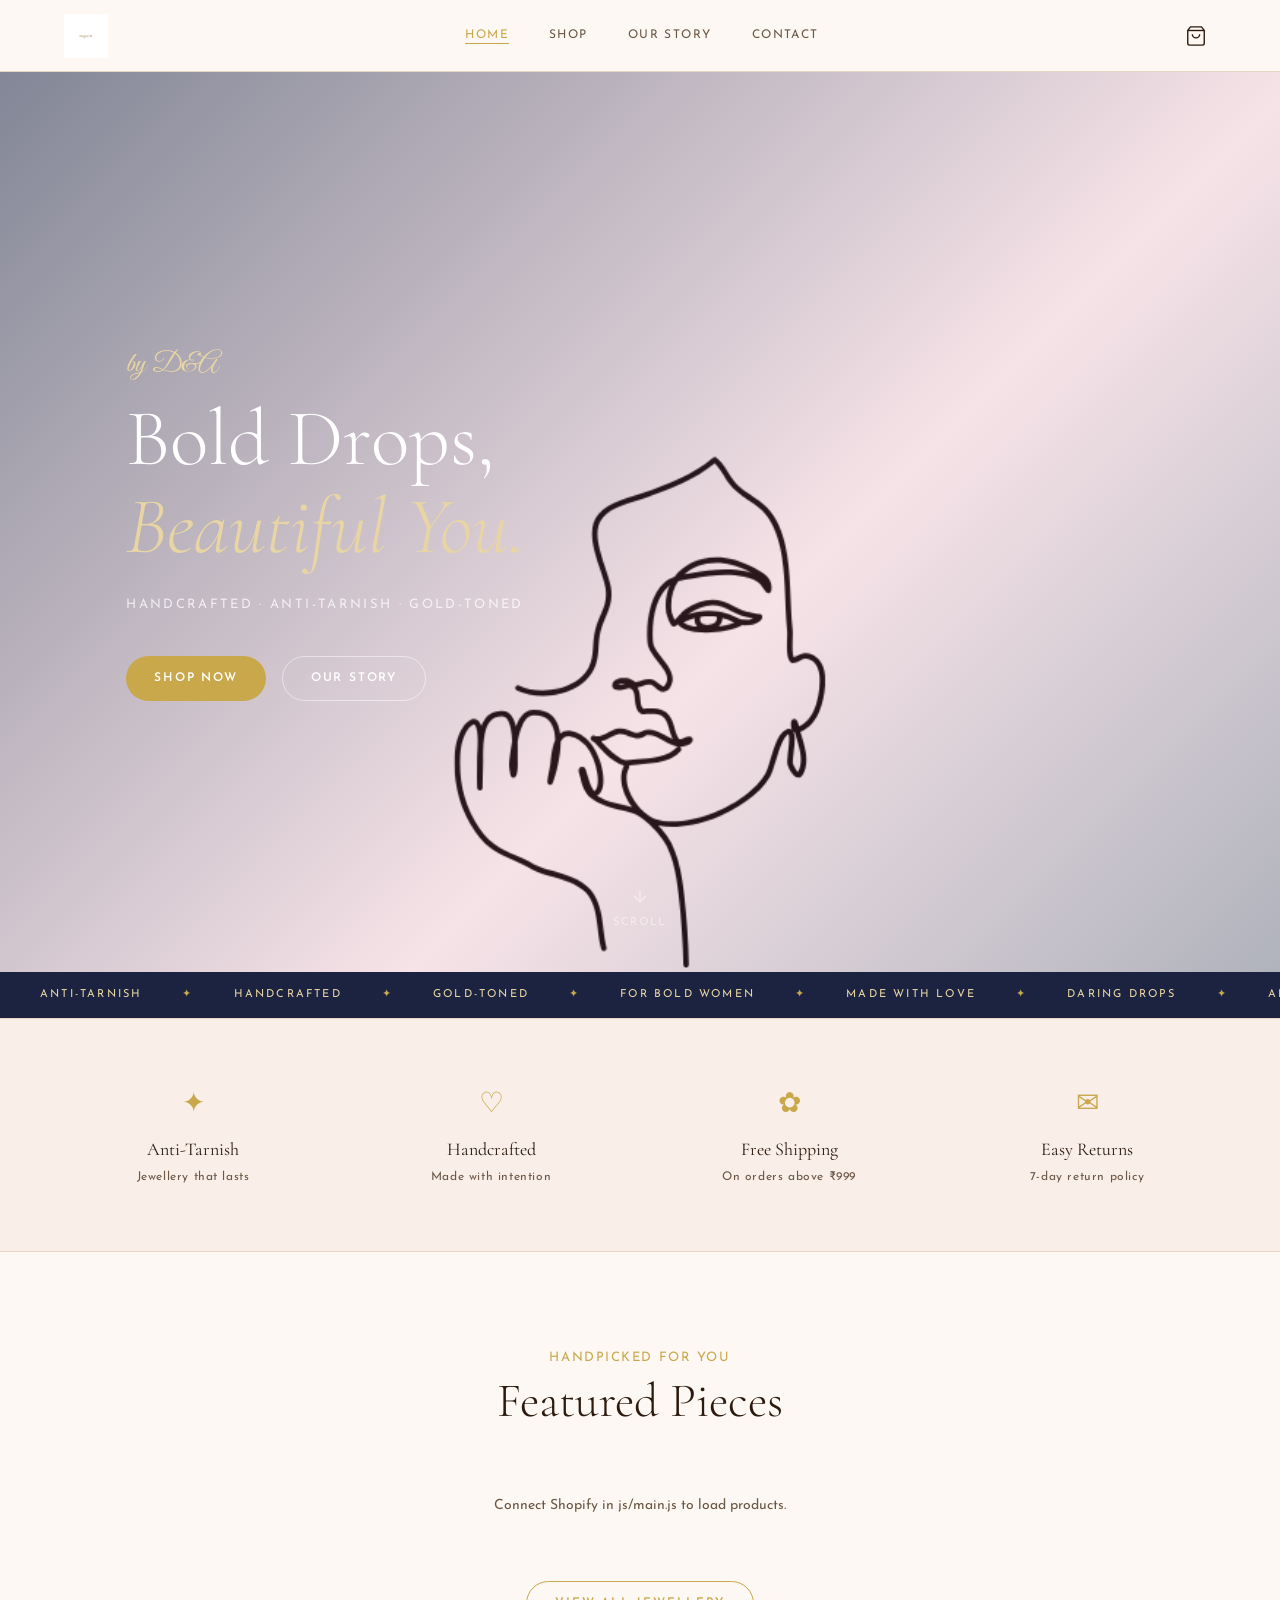
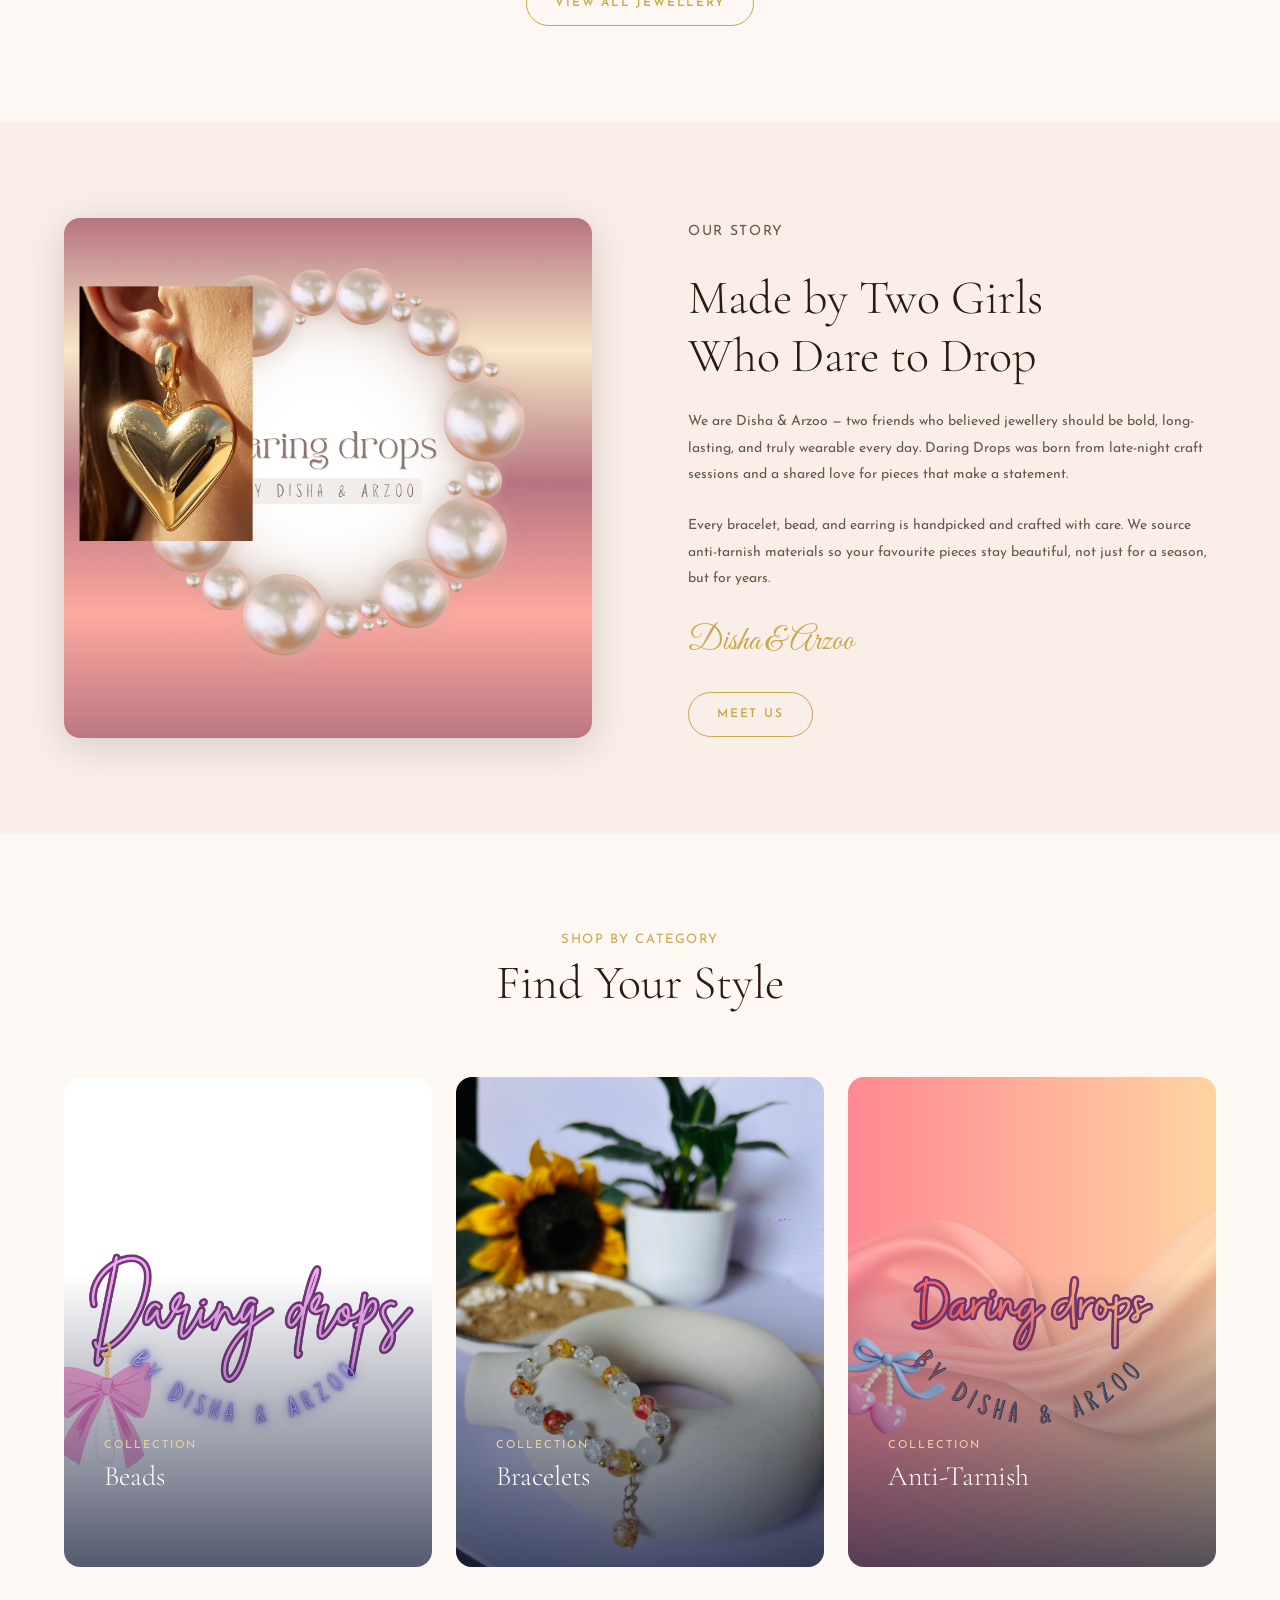
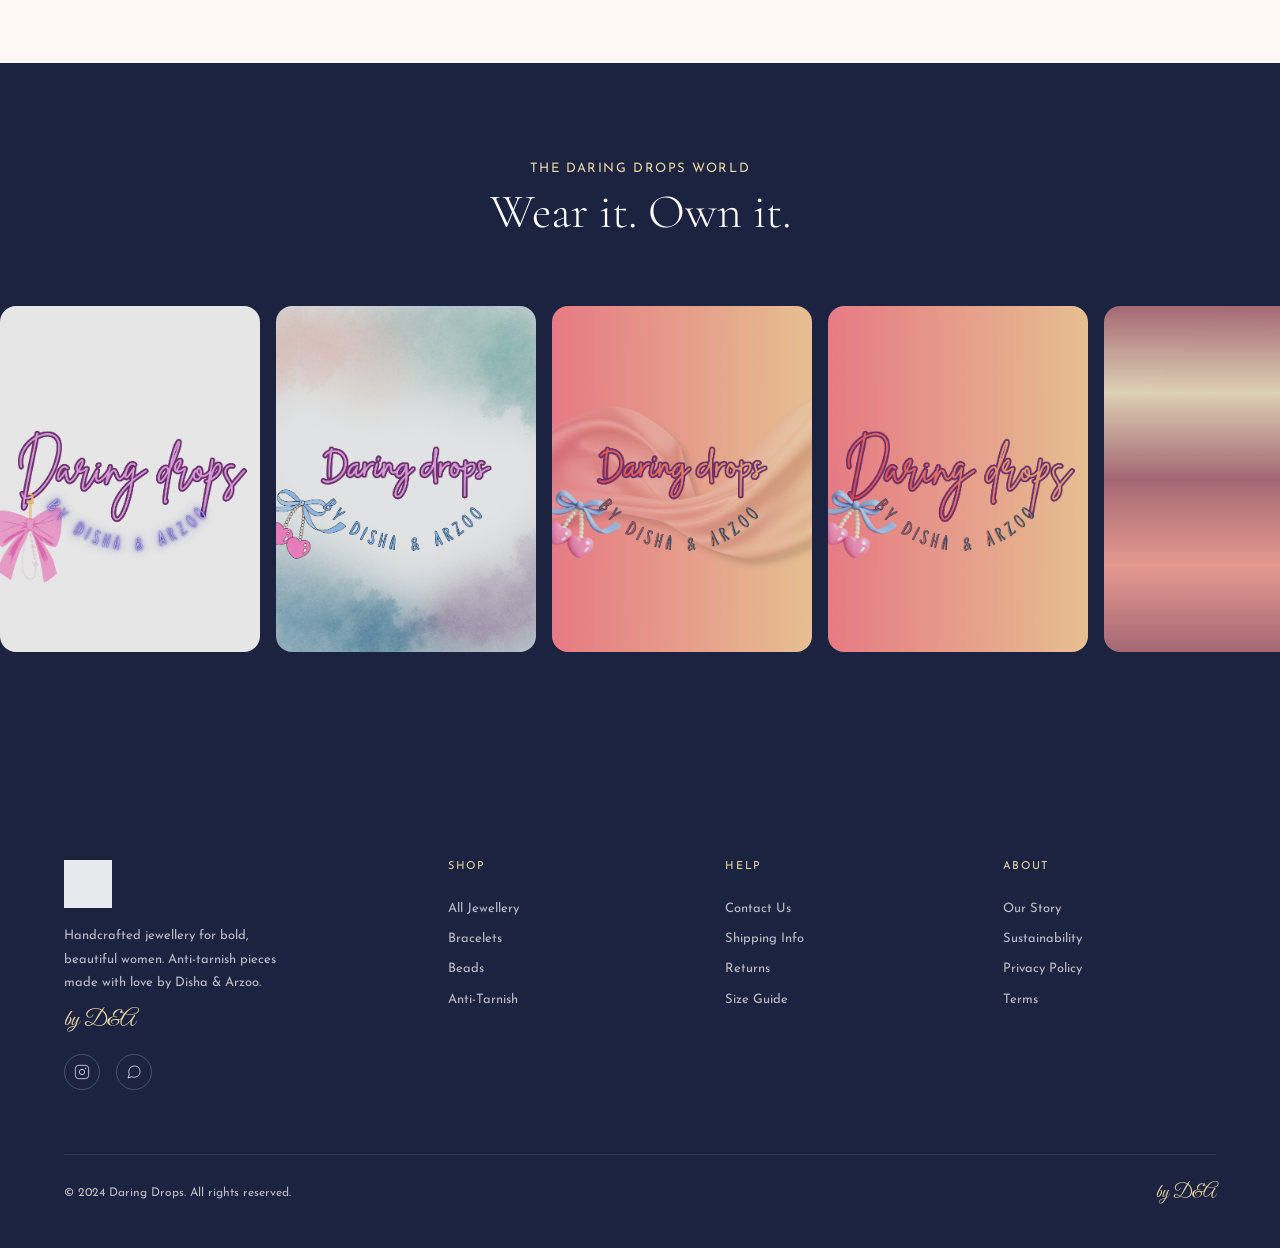
<file: website/index.html>
<!DOCTYPE html>
<html lang="en">
<head>
  <meta charset="UTF-8">
  <meta name="viewport" content="width=device-width, initial-scale=1.0">
  <title>Daring Drops — Bold Drops, Beautiful You</title>
  <meta name="description" content="Handcrafted jewelry — beads, bracelets & anti-tarnish pieces by Disha & Arzoo. Shop Daring Drops.">
  <meta property="og:title" content="Daring Drops">
  <meta property="og:description" content="Bold Drops, Beautiful You. Handcrafted jewelry by D&A.">
  <meta property="og:image" content="assets/brand/4.png">

  <link rel="stylesheet" href="css/variables.css">
  <link rel="stylesheet" href="css/reset.css">
  <link rel="stylesheet" href="css/main.css">
  <link rel="stylesheet" href="css/home.css">
</head>
<body class="page-body">

  <!-- ── Navigation ── -->
  <nav class="nav">
    <div class="container">
      <a class="nav-logo" href="index.html">
        <img src="assets/logos/logo-short.png" alt="Daring Drops">
      </a>
      <ul class="nav-links">
        <li><a href="index.html">Home</a></li>
        <li><a href="shop.html">Shop</a></li>
        <li><a href="about.html">Our Story</a></li>
        <li><a href="contact.html">Contact</a></li>
      </ul>
      <div class="nav-actions">
        <a class="nav-cart" href="cart.html" aria-label="Cart">
          <svg width="22" height="22" viewBox="0 0 24 24" fill="none" stroke="currentColor" stroke-width="1.5">
            <path d="M6 2L3 6v14a2 2 0 002 2h14a2 2 0 002-2V6l-3-4z"/>
            <line x1="3" y1="6" x2="21" y2="6"/>
            <path d="M16 10a4 4 0 01-8 0"/>
          </svg>
          <span class="cart-badge" id="cart-badge">0</span>
        </a>
        <button class="nav-hamburger" aria-label="Menu">
          <span></span><span></span><span></span>
        </button>
      </div>
    </div>
  </nav>

  <!-- Mobile nav -->
  <div class="nav-mobile">
    <a href="index.html">Home</a>
    <a href="shop.html">Shop</a>
    <a href="about.html">Our Story</a>
    <a href="contact.html">Contact</a>
    <a href="cart.html">Cart</a>
  </div>

  <!-- ── Hero ── -->
  <section class="hero">
    <div class="hero-bg" id="hero-bg"></div>
    <div class="hero-overlay"></div>
    <div class="hero-content">
      <span class="hero-eyebrow">by D&A</span>
      <h1 class="hero-title">Bold Drops,<br><em>Beautiful You.</em></h1>
      <p class="hero-tagline">Handcrafted · Anti-Tarnish · Gold-Toned</p>
      <div class="hero-cta">
        <a href="shop.html" class="btn btn-primary">Shop Now</a>
        <a href="about.html" class="btn btn-outline" style="color:#fff;border-color:rgba(255,255,255,0.5);">Our Story</a>
      </div>
    </div>
    <div class="hero-scroll">
      <svg viewBox="0 0 24 24" fill="none" stroke="currentColor" stroke-width="1.5">
        <path d="M12 5v14M5 12l7 7 7-7"/>
      </svg>
      <span>Scroll</span>
    </div>
  </section>

  <!-- ── Marquee ── -->
  <div class="marquee-strip">
    <div class="marquee-track">
      <span>Anti-Tarnish</span><span class="dot">✦</span>
      <span>Handcrafted</span><span class="dot">✦</span>
      <span>Gold-Toned</span><span class="dot">✦</span>
      <span>For Bold Women</span><span class="dot">✦</span>
      <span>Made with Love</span><span class="dot">✦</span>
      <span>Daring Drops</span><span class="dot">✦</span>
      <span>Anti-Tarnish</span><span class="dot">✦</span>
      <span>Handcrafted</span><span class="dot">✦</span>
      <span>Gold-Toned</span><span class="dot">✦</span>
      <span>For Bold Women</span><span class="dot">✦</span>
      <span>Made with Love</span><span class="dot">✦</span>
      <span>Daring Drops</span><span class="dot">✦</span>
    </div>
  </div>

  <!-- ── Trust Strip ── -->
  <section class="trust-strip">
    <div class="container">
      <div class="trust-grid">
        <div class="trust-item" data-reveal>
          <div class="trust-item-icon">✦</div>
          <div class="trust-item-title">Anti-Tarnish</div>
          <div class="trust-item-desc">Jewellery that lasts</div>
        </div>
        <div class="trust-item" data-reveal data-delay="1">
          <div class="trust-item-icon">♡</div>
          <div class="trust-item-title">Handcrafted</div>
          <div class="trust-item-desc">Made with intention</div>
        </div>
        <div class="trust-item" data-reveal data-delay="2">
          <div class="trust-item-icon">✿</div>
          <div class="trust-item-title">Free Shipping</div>
          <div class="trust-item-desc">On orders above ₹999</div>
        </div>
        <div class="trust-item" data-reveal data-delay="3">
          <div class="trust-item-icon">✉</div>
          <div class="trust-item-title">Easy Returns</div>
          <div class="trust-item-desc">7-day return policy</div>
        </div>
      </div>
    </div>
  </section>

  <!-- ── Featured Products ── -->
  <section class="featured-section">
    <div class="container">
      <p class="section-sub">Handpicked for You</p>
      <h2 class="section-heading" data-reveal>Featured Pieces</h2>
      <div class="featured-grid" id="featured-grid">
        <!-- Skeletons shown then replaced by JS -->
        <div class="product-card-skeleton"><div class="skeleton-img"></div><div class="skeleton-line short"></div><div class="skeleton-line full"></div></div>
        <div class="product-card-skeleton"><div class="skeleton-img"></div><div class="skeleton-line short"></div><div class="skeleton-line full"></div></div>
        <div class="product-card-skeleton"><div class="skeleton-img"></div><div class="skeleton-line short"></div><div class="skeleton-line full"></div></div>
        <div class="product-card-skeleton"><div class="skeleton-img"></div><div class="skeleton-line short"></div><div class="skeleton-line full"></div></div>
      </div>
      <div style="text-align:center;margin-top:var(--space-2xl)">
        <a href="shop.html" class="btn btn-outline">View All Jewellery</a>
      </div>
    </div>
  </section>

  <!-- ── Brand Story ── -->
  <section class="brand-story">
    <div class="container">
      <div class="brand-story-inner">
        <div class="brand-story-image" data-reveal>
          <img src="assets/brand/5.png" alt="Daring Drops Brand Story">
        </div>
        <div class="brand-story-text">
          <p class="section-sub">Our Story</p>
          <h2 class="section-heading" style="text-align:left">Made by Two Girls<br>Who Dare to Drop</h2>
          <p>We are Disha & Arzoo — two friends who believed jewellery should be bold, long-lasting, and truly wearable every day. Daring Drops was born from late-night craft sessions and a shared love for pieces that make a statement.</p>
          <p>Every bracelet, bead, and earring is handpicked and crafted with care. We source anti-tarnish materials so your favourite pieces stay beautiful, not just for a season, but for years.</p>
          <span class="brand-story-signature">Disha & Arzoo</span>
          <a href="about.html" class="btn btn-outline">Meet Us</a>
        </div>
      </div>
    </div>
  </section>

  <!-- ── Categories ── -->
  <section class="categories-section">
    <div class="container">
      <p class="section-sub">Shop by Category</p>
      <h2 class="section-heading" data-reveal>Find Your Style</h2>
      <div class="categories-grid">
        <a href="shop.html?collection=beads" class="category-card" data-reveal data-delay="1">
          <img src="assets/brand/6.png" alt="Beads">
          <div class="category-card-overlay">
            <span class="category-card-label">Collection</span>
            <h3 class="category-card-name">Beads</h3>
            <span class="category-card-btn">Shop Now →</span>
          </div>
        </a>
        <a href="shop.html?collection=bracelets" class="category-card" data-reveal data-delay="2">
          <img src="assets/brand/bracelet-1.jpg" alt="Bracelets">
          <div class="category-card-overlay">
            <span class="category-card-label">Collection</span>
            <h3 class="category-card-name">Bracelets</h3>
            <span class="category-card-btn">Shop Now →</span>
          </div>
        </a>
        <a href="shop.html?collection=anti-tarnish-jewellery" class="category-card" data-reveal data-delay="3">
          <img src="assets/brand/8.png" alt="Anti-Tarnish Jewellery">
          <div class="category-card-overlay">
            <span class="category-card-label">Collection</span>
            <h3 class="category-card-name">Anti-Tarnish</h3>
            <span class="category-card-btn">Shop Now →</span>
          </div>
        </a>
      </div>
    </div>
  </section>

  <!-- ── Gallery Strip ── -->
  <section class="gallery-section">
    <div class="container">
      <p class="section-sub">The Daring Drops World</p>
      <h2 class="section-heading" data-reveal>Wear it. Own it.</h2>
    </div>
    <div class="gallery-strip">
      <div class="gallery-item"><img src="assets/brand/6.png" alt="Gallery"></div>
      <div class="gallery-item"><img src="assets/brand/7.png" alt="Gallery"></div>
      <div class="gallery-item"><img src="assets/brand/8.png" alt="Gallery"></div>
      <div class="gallery-item"><img src="assets/brand/9.png" alt="Gallery"></div>
      <div class="gallery-item"><img src="assets/brand/10.png" alt="Gallery"></div>
      <div class="gallery-item"><img src="assets/brand/bracelet-1.jpg" alt="Gallery"></div>
      <div class="gallery-item"><img src="assets/brand/bracelet-2.jpg" alt="Gallery"></div>
    </div>
  </section>

  <!-- ── Footer ── -->
  <footer class="footer">
    <div class="container">
      <div class="footer-grid">
        <div class="footer-brand">
          <img src="assets/logos/logo-short.png" alt="Daring Drops">
          <p>Handcrafted jewellery for bold, beautiful women. Anti-tarnish pieces made with love by Disha & Arzoo.</p>
          <span class="footer-tagline">by D&A</span>
          <div class="footer-social">
            <a href="#" aria-label="Instagram">
              <svg width="16" height="16" viewBox="0 0 24 24" fill="none" stroke="currentColor" stroke-width="1.5"><rect x="2" y="2" width="20" height="20" rx="5"/><circle cx="12" cy="12" r="4"/><circle cx="17.5" cy="6.5" r="0.5" fill="currentColor"/></svg>
            </a>
            <a href="#" aria-label="WhatsApp">
              <svg width="16" height="16" viewBox="0 0 24 24" fill="none" stroke="currentColor" stroke-width="1.5"><path d="M21 11.5a8.38 8.38 0 01-.9 3.8 8.5 8.5 0 01-7.6 4.7 8.38 8.38 0 01-3.8-.9L3 21l1.9-5.7a8.38 8.38 0 01-.9-3.8 8.5 8.5 0 014.7-7.6 8.38 8.38 0 013.8-.9h.5a8.48 8.48 0 018 8v.5z"/></svg>
            </a>
          </div>
        </div>
        <div class="footer-col">
          <h4>Shop</h4>
          <ul>
            <li><a href="shop.html">All Jewellery</a></li>
            <li><a href="shop.html?collection=bracelets">Bracelets</a></li>
            <li><a href="shop.html?collection=beads">Beads</a></li>
            <li><a href="shop.html?collection=anti-tarnish-jewellery">Anti-Tarnish</a></li>
          </ul>
        </div>
        <div class="footer-col">
          <h4>Help</h4>
          <ul>
            <li><a href="contact.html">Contact Us</a></li>
            <li><a href="#">Shipping Info</a></li>
            <li><a href="#">Returns</a></li>
            <li><a href="#">Size Guide</a></li>
          </ul>
        </div>
        <div class="footer-col">
          <h4>About</h4>
          <ul>
            <li><a href="about.html">Our Story</a></li>
            <li><a href="#">Sustainability</a></li>
            <li><a href="#">Privacy Policy</a></li>
            <li><a href="#">Terms</a></li>
          </ul>
        </div>
      </div>
      <div class="footer-bottom">
        <span>© 2024 Daring Drops. All rights reserved.</span>
        <span style="font-family:var(--font-script);font-size:18px;color:var(--gold-light)">by D&A</span>
      </div>
    </div>
  </footer>

  <script src="js/main.js"></script>
  <script src="js/shopify.js"></script>
  <script src="js/cart.js"></script>
  <script src="js/nav.js"></script>
  <script>
    // Hero background
    document.addEventListener('DOMContentLoaded', () => {
      const bg = document.getElementById('hero-bg');
      if (bg) setTimeout(() => bg.classList.add('loaded'), 100);

      // Featured products
      async function loadFeatured() {
        const grid = document.getElementById('featured-grid');
        if (!grid) return;
        try {
          const result = await ShopifyAPI.fetchAllProducts(null, null);
          const products = result.products.slice(0, 4);
          if (!products.length) {
            grid.innerHTML = '<p style="grid-column:1/-1;text-align:center;color:var(--text-secondary)">Add products in your Shopify store to see them here.</p>';
            return;
          }
          grid.innerHTML = products.map(p => {
            const img = p.images.edges[0]?.node;
            const price = p.priceRange.minVariantPrice;
            const variantId = p.variants.edges[0]?.node?.id || '';
            return `
              <div class="product-card" onclick="location.href='product.html?handle=${p.handle}'">
                <div class="product-card-image">
                  ${img ? `<img src="${img.url}" alt="${p.title}" loading="lazy">` : '<div style="width:100%;height:100%;display:flex;align-items:center;justify-content:center;color:var(--gold);font-size:48px">✦</div>'}
                  <button class="product-card-wishlist" onclick="event.stopPropagation()">♡</button>
                </div>
                <div class="product-card-body">
                  <div class="product-card-name">${p.title}</div>
                  <div class="product-card-price">${formatPrice(price.amount, price.currencyCode)}</div>
                  <button class="product-card-add" onclick="event.stopPropagation();addFeatured('${variantId}',this)">Add to Cart</button>
                </div>
              </div>`;
          }).join('');
        } catch (e) {
          grid.innerHTML = '<p style="grid-column:1/-1;text-align:center;color:var(--text-secondary)">Connect Shopify in js/main.js to load products.</p>';
        }
      }

      window.addFeatured = async function(variantId, btn) {
        const original = btn.textContent;
        btn.textContent = '...';
        btn.disabled = true;
        try { await CartModule.addItem(variantId); }
        finally { btn.textContent = original; btn.disabled = false; }
      };

      // Handle collection links from homepage
      const params = new URLSearchParams(window.location.search);
      loadFeatured();
    });
  </script>
</body>
</html>
</file>
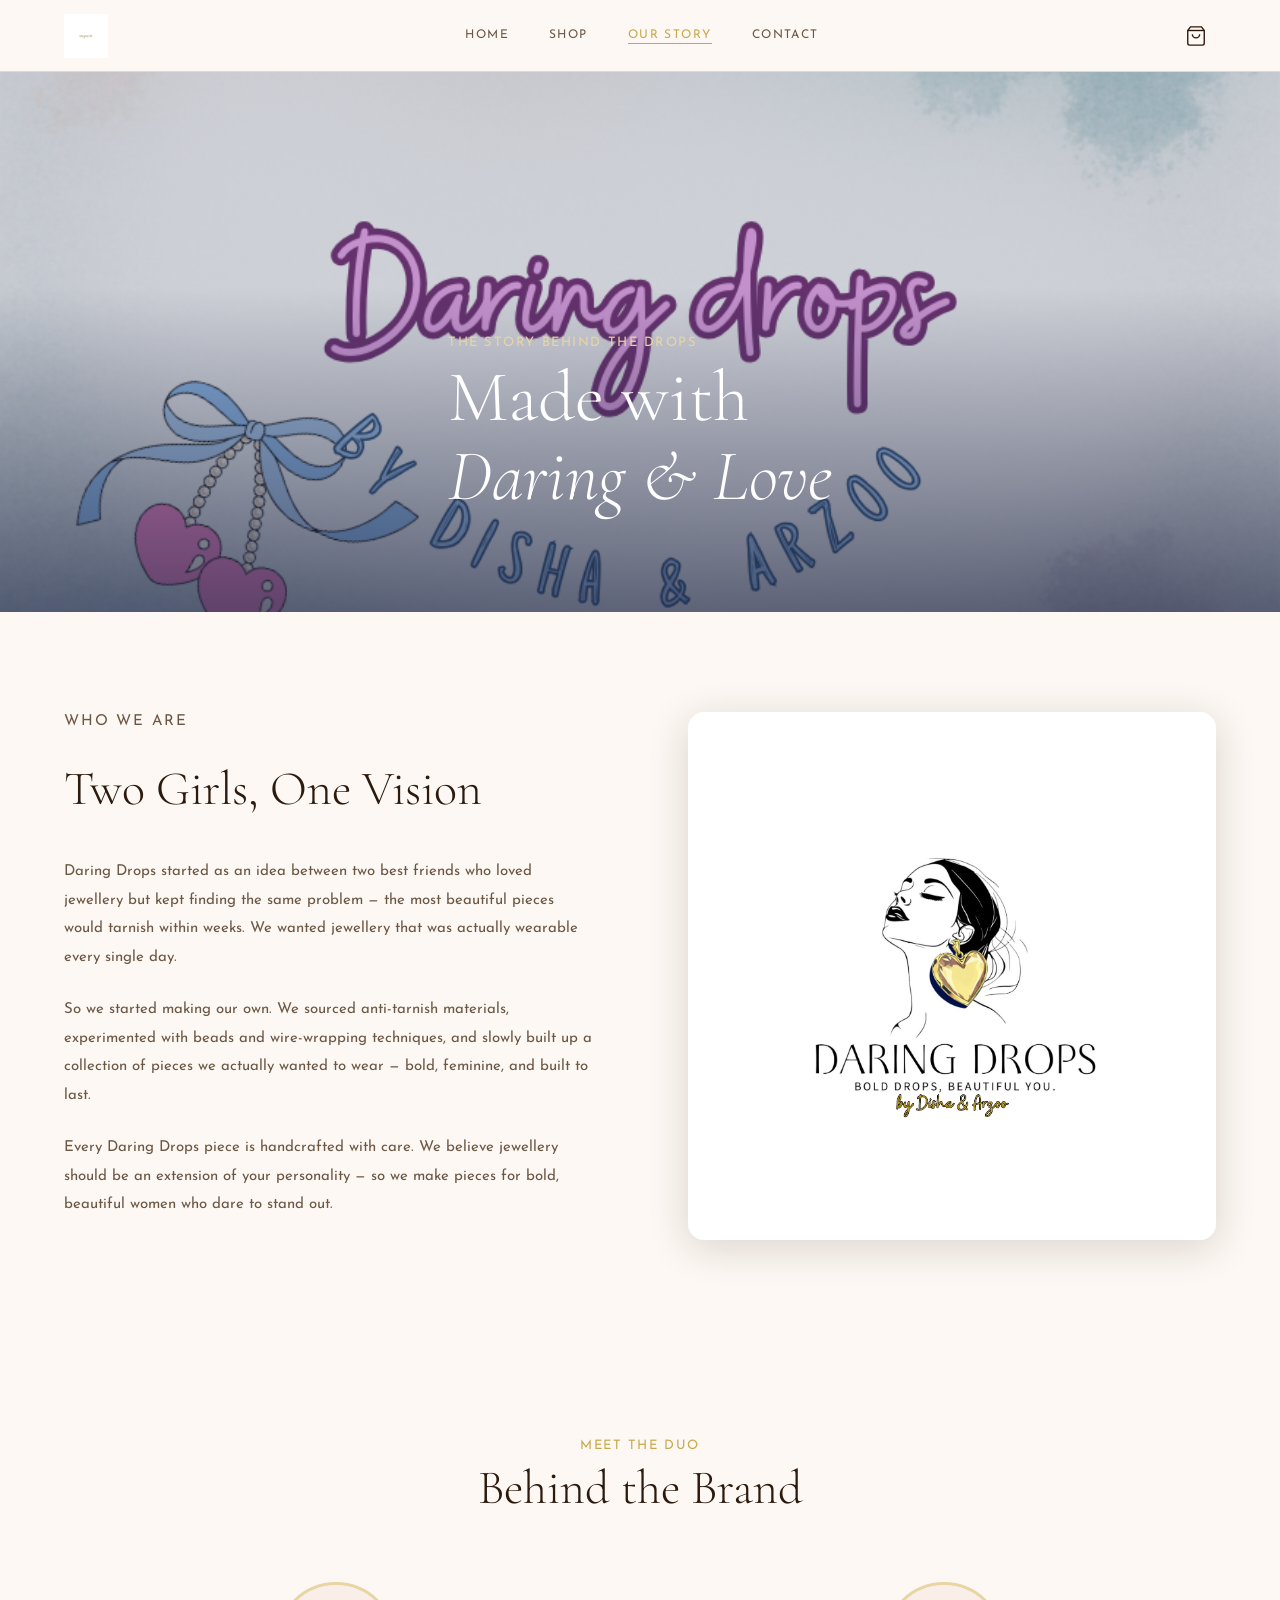
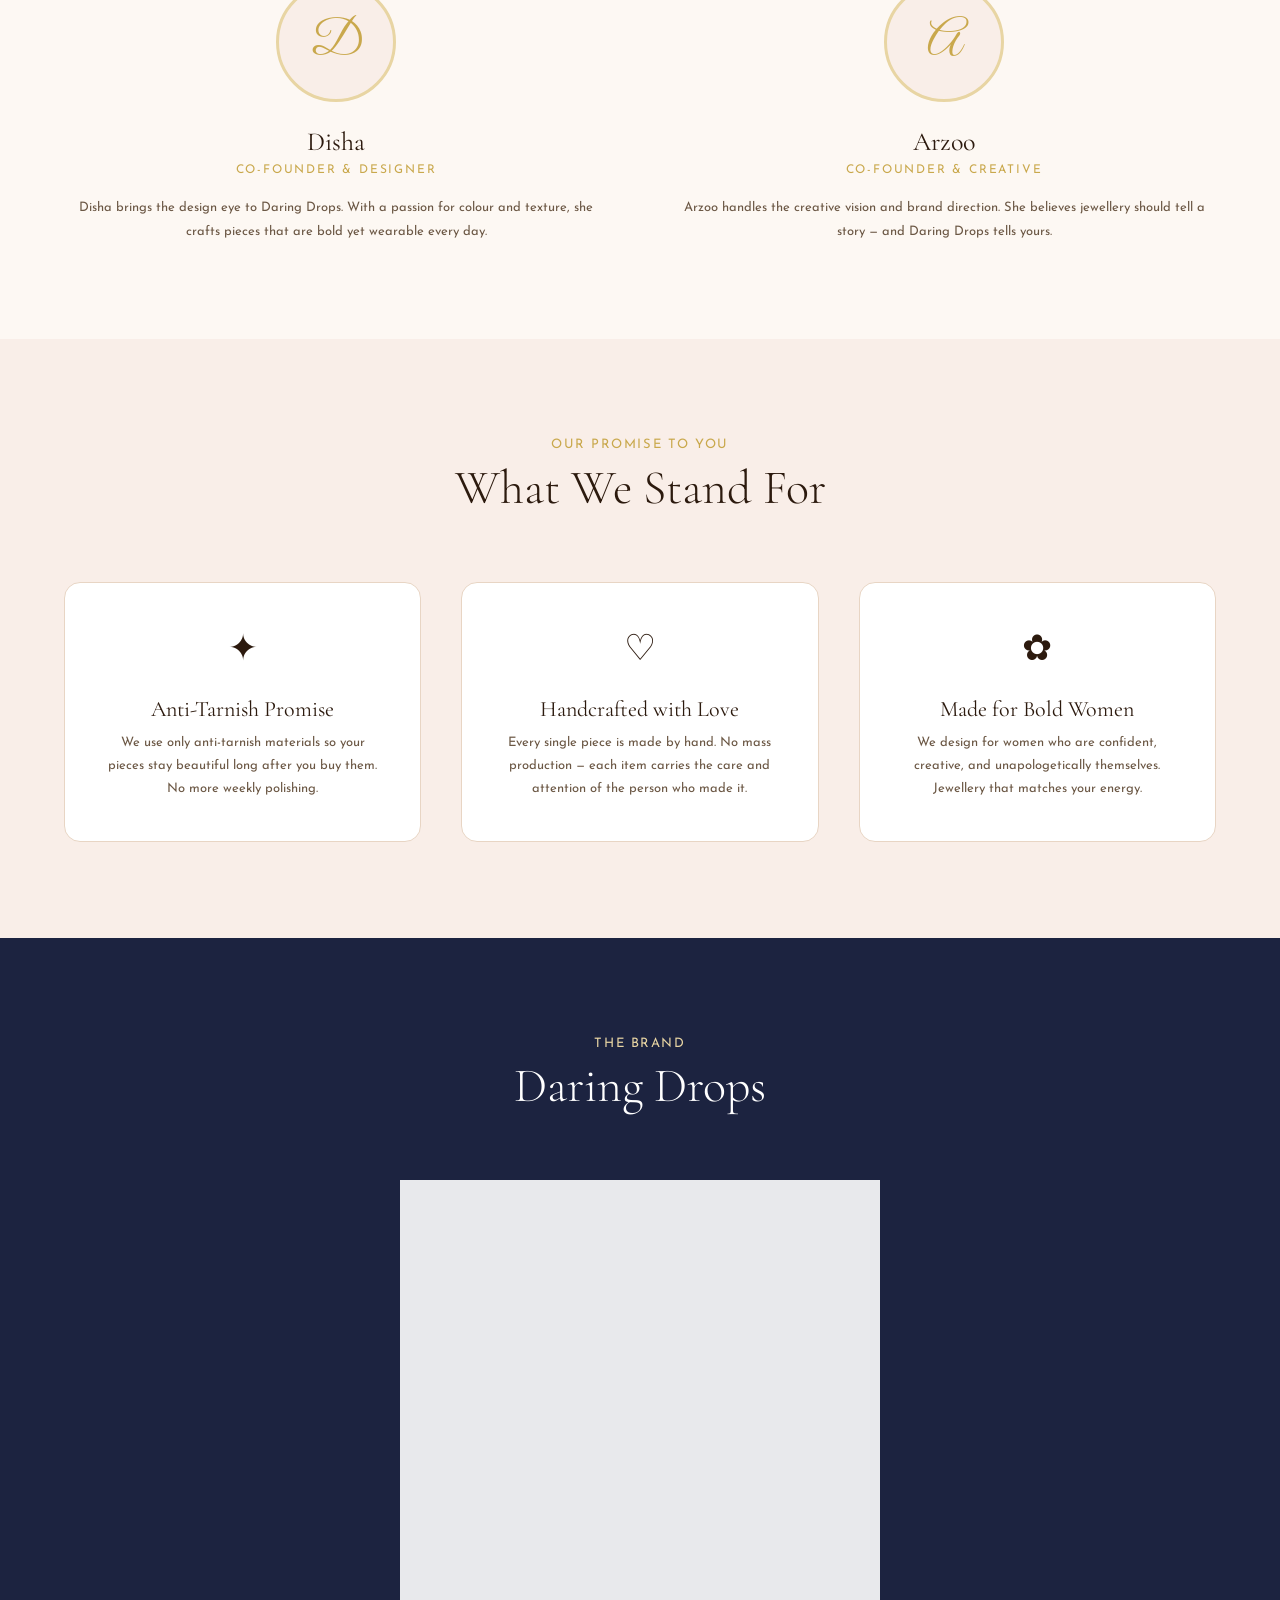
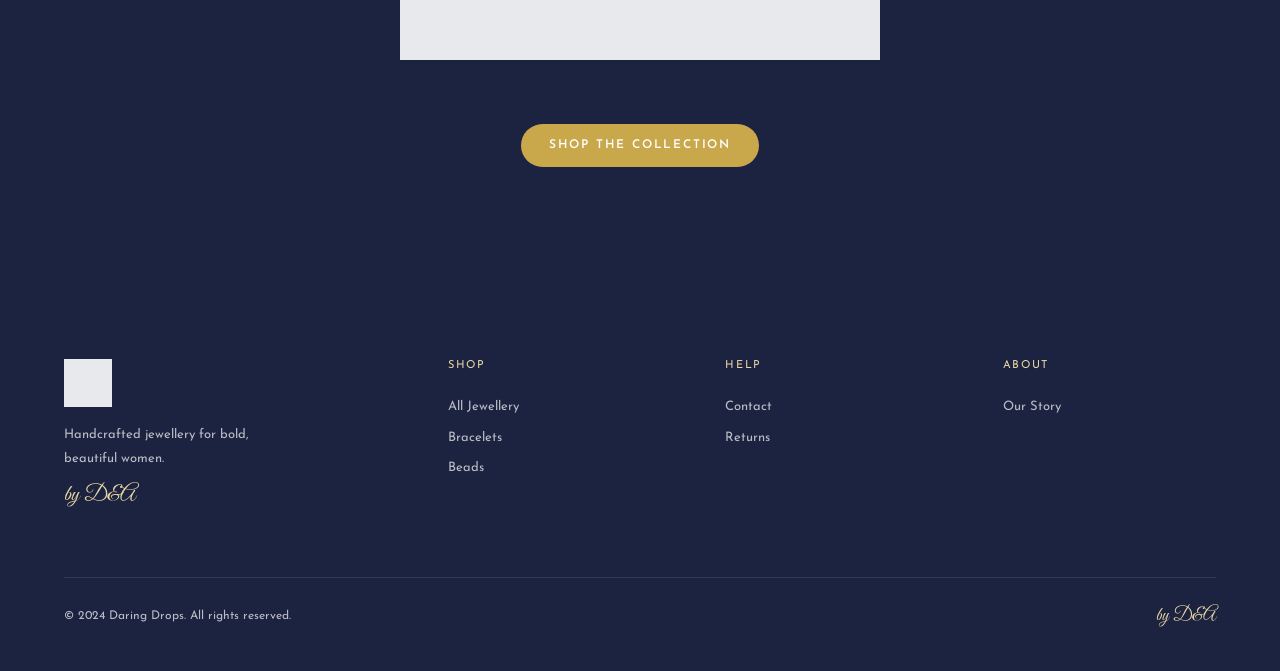
<file: website/about.html>
<!DOCTYPE html>
<html lang="en">
<head>
  <meta charset="UTF-8">
  <meta name="viewport" content="width=device-width, initial-scale=1.0">
  <title>Our Story — Daring Drops</title>
  <meta name="description" content="Meet Disha & Arzoo, the duo behind Daring Drops — handcrafted jewellery for bold women.">

  <link rel="stylesheet" href="css/variables.css">
  <link rel="stylesheet" href="css/reset.css">
  <link rel="stylesheet" href="css/main.css">
  <link rel="stylesheet" href="css/pages.css">
</head>
<body class="page-body">

  <!-- ── Navigation ── -->
  <nav class="nav">
    <div class="container">
      <a class="nav-logo" href="index.html">
        <img src="assets/logos/logo-short.png" alt="Daring Drops">
      </a>
      <ul class="nav-links">
        <li><a href="index.html">Home</a></li>
        <li><a href="shop.html">Shop</a></li>
        <li><a href="about.html">Our Story</a></li>
        <li><a href="contact.html">Contact</a></li>
      </ul>
      <div class="nav-actions">
        <a class="nav-cart" href="cart.html" aria-label="Cart">
          <svg width="22" height="22" viewBox="0 0 24 24" fill="none" stroke="currentColor" stroke-width="1.5">
            <path d="M6 2L3 6v14a2 2 0 002 2h14a2 2 0 002-2V6l-3-4z"/>
            <line x1="3" y1="6" x2="21" y2="6"/>
            <path d="M16 10a4 4 0 01-8 0"/>
          </svg>
          <span class="cart-badge" id="cart-badge">0</span>
        </a>
        <button class="nav-hamburger" aria-label="Menu">
          <span></span><span></span><span></span>
        </button>
      </div>
    </div>
  </nav>

  <div class="nav-mobile">
    <a href="index.html">Home</a>
    <a href="shop.html">Shop</a>
    <a href="about.html">Our Story</a>
    <a href="contact.html">Contact</a>
    <a href="cart.html">Cart</a>
  </div>

  <!-- ── Hero ── -->
  <section class="about-hero">
    <div class="about-hero-bg"></div>
    <div class="about-hero-overlay"></div>
    <div class="about-hero-content container">
      <p class="section-sub">The Story Behind the Drops</p>
      <h1>Made with<br><em style="font-style:italic">Daring &amp; Love</em></h1>
    </div>
  </section>

  <!-- ── Story ── -->
  <section class="about-story">
    <div class="container">
      <div class="about-story-inner">
        <div class="about-story-text" data-reveal>
          <p class="section-sub" style="text-align:left">Who We Are</p>
          <h2 class="section-heading" style="text-align:left;margin-bottom:var(--space-xl)">Two Girls, One Vision</h2>
          <p>Daring Drops started as an idea between two best friends who loved jewellery but kept finding the same problem — the most beautiful pieces would tarnish within weeks. We wanted jewellery that was actually wearable every single day.</p>
          <p>So we started making our own. We sourced anti-tarnish materials, experimented with beads and wire-wrapping techniques, and slowly built up a collection of pieces we actually wanted to wear — bold, feminine, and built to last.</p>
          <p>Every Daring Drops piece is handcrafted with care. We believe jewellery should be an extension of your personality — so we make pieces for bold, beautiful women who dare to stand out.</p>
        </div>
        <div class="about-story-image" data-reveal data-delay="2">
          <img src="assets/logos/logo-full.png" alt="Daring Drops Brand">
        </div>
      </div>
    </div>
  </section>

  <!-- ── Founders ── -->
  <section class="about-founders">
    <div class="container">
      <p class="section-sub">Meet the Duo</p>
      <h2 class="section-heading" data-reveal>Behind the Brand</h2>
      <div class="founders-grid">
        <div class="founder-card" data-reveal data-delay="1">
          <div class="founder-avatar">D</div>
          <h3 class="founder-name">Disha</h3>
          <p class="founder-role">Co-Founder & Designer</p>
          <p class="founder-bio">Disha brings the design eye to Daring Drops. With a passion for colour and texture, she crafts pieces that are bold yet wearable every day.</p>
        </div>
        <div class="founder-card" data-reveal data-delay="2">
          <div class="founder-avatar">A</div>
          <h3 class="founder-name">Arzoo</h3>
          <p class="founder-role">Co-Founder & Creative</p>
          <p class="founder-bio">Arzoo handles the creative vision and brand direction. She believes jewellery should tell a story — and Daring Drops tells yours.</p>
        </div>
      </div>
    </div>
  </section>

  <!-- ── Values ── -->
  <section class="about-values">
    <div class="container">
      <p class="section-sub">Our Promise to You</p>
      <h2 class="section-heading" data-reveal>What We Stand For</h2>
      <div class="values-grid">
        <div class="value-card" data-reveal data-delay="1">
          <div class="value-icon">✦</div>
          <h3 class="value-title">Anti-Tarnish Promise</h3>
          <p class="value-desc">We use only anti-tarnish materials so your pieces stay beautiful long after you buy them. No more weekly polishing.</p>
        </div>
        <div class="value-card" data-reveal data-delay="2">
          <div class="value-icon">♡</div>
          <h3 class="value-title">Handcrafted with Love</h3>
          <p class="value-desc">Every single piece is made by hand. No mass production — each item carries the care and attention of the person who made it.</p>
        </div>
        <div class="value-card" data-reveal data-delay="3">
          <div class="value-icon">✿</div>
          <h3 class="value-title">Made for Bold Women</h3>
          <p class="value-desc">We design for women who are confident, creative, and unapologetically themselves. Jewellery that matches your energy.</p>
        </div>
      </div>
    </div>
  </section>

  <!-- ── Logo Showcase ── -->
  <section class="about-logo-section">
    <div class="container">
      <p class="section-sub">The Brand</p>
      <h2 class="section-heading" data-reveal>Daring Drops</h2>
      <div class="about-logo-showcase">
        <img src="assets/logos/logo-official.png" alt="Daring Drops Official Logo">
      </div>
      <div style="text-align:center;margin-top:var(--space-2xl)">
        <a href="shop.html" class="btn btn-primary">Shop the Collection</a>
      </div>
    </div>
  </section>

  <!-- ── Footer ── -->
  <footer class="footer">
    <div class="container">
      <div class="footer-grid">
        <div class="footer-brand">
          <img src="assets/logos/logo-short.png" alt="Daring Drops">
          <p>Handcrafted jewellery for bold, beautiful women.</p>
          <span class="footer-tagline">by D&A</span>
        </div>
        <div class="footer-col">
          <h4>Shop</h4>
          <ul>
            <li><a href="shop.html">All Jewellery</a></li>
            <li><a href="shop.html?collection=bracelets">Bracelets</a></li>
            <li><a href="shop.html?collection=beads">Beads</a></li>
          </ul>
        </div>
        <div class="footer-col">
          <h4>Help</h4>
          <ul>
            <li><a href="contact.html">Contact</a></li>
            <li><a href="#">Returns</a></li>
          </ul>
        </div>
        <div class="footer-col">
          <h4>About</h4>
          <ul>
            <li><a href="about.html">Our Story</a></li>
          </ul>
        </div>
      </div>
      <div class="footer-bottom">
        <span>© 2024 Daring Drops. All rights reserved.</span>
        <span style="font-family:var(--font-script);font-size:18px;color:var(--gold-light)">by D&A</span>
      </div>
    </div>
  </footer>

  <script src="js/main.js"></script>
  <script src="js/shopify.js"></script>
  <script src="js/cart.js"></script>
  <script src="js/nav.js"></script>
</body>
</html>
</file>
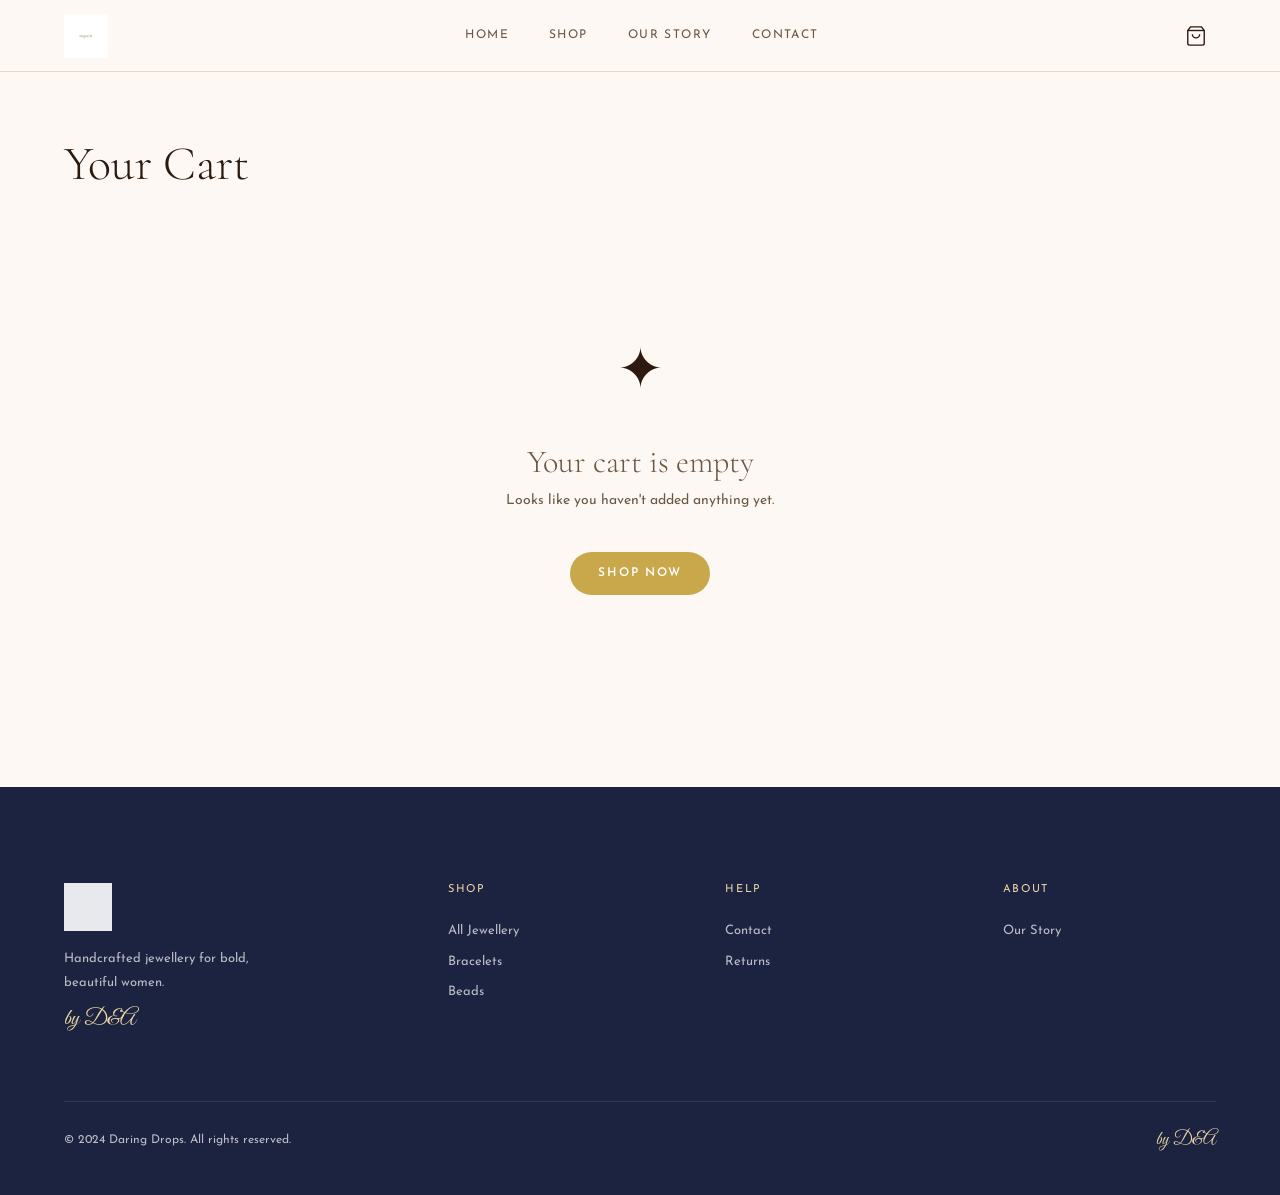
<file: website/cart.html>
<!DOCTYPE html>
<html lang="en">
<head>
  <meta charset="UTF-8">
  <meta name="viewport" content="width=device-width, initial-scale=1.0">
  <title>Cart — Daring Drops</title>

  <link rel="stylesheet" href="css/variables.css">
  <link rel="stylesheet" href="css/reset.css">
  <link rel="stylesheet" href="css/main.css">
  <link rel="stylesheet" href="css/cart.css">
</head>
<body class="page-body">

  <!-- ── Navigation ── -->
  <nav class="nav">
    <div class="container">
      <a class="nav-logo" href="index.html">
        <img src="assets/logos/logo-short.png" alt="Daring Drops">
      </a>
      <ul class="nav-links">
        <li><a href="index.html">Home</a></li>
        <li><a href="shop.html">Shop</a></li>
        <li><a href="about.html">Our Story</a></li>
        <li><a href="contact.html">Contact</a></li>
      </ul>
      <div class="nav-actions">
        <a class="nav-cart" href="cart.html" aria-label="Cart">
          <svg width="22" height="22" viewBox="0 0 24 24" fill="none" stroke="currentColor" stroke-width="1.5">
            <path d="M6 2L3 6v14a2 2 0 002 2h14a2 2 0 002-2V6l-3-4z"/>
            <line x1="3" y1="6" x2="21" y2="6"/>
            <path d="M16 10a4 4 0 01-8 0"/>
          </svg>
          <span class="cart-badge" id="cart-badge">0</span>
        </a>
        <button class="nav-hamburger" aria-label="Menu">
          <span></span><span></span><span></span>
        </button>
      </div>
    </div>
  </nav>

  <div class="nav-mobile">
    <a href="index.html">Home</a>
    <a href="shop.html">Shop</a>
    <a href="about.html">Our Story</a>
    <a href="contact.html">Contact</a>
    <a href="cart.html">Cart</a>
  </div>

  <!-- ── Cart Page ── -->
  <section class="cart-page">
    <div class="container">
      <h1 class="cart-page-title">Your Cart</h1>
      <div class="cart-layout" id="cart-layout">
        <!-- Rendered by JS -->
      </div>
    </div>
  </section>

  <!-- ── Footer ── -->
  <footer class="footer">
    <div class="container">
      <div class="footer-grid">
        <div class="footer-brand">
          <img src="assets/logos/logo-short.png" alt="Daring Drops">
          <p>Handcrafted jewellery for bold, beautiful women.</p>
          <span class="footer-tagline">by D&A</span>
        </div>
        <div class="footer-col">
          <h4>Shop</h4>
          <ul>
            <li><a href="shop.html">All Jewellery</a></li>
            <li><a href="shop.html?collection=bracelets">Bracelets</a></li>
            <li><a href="shop.html?collection=beads">Beads</a></li>
          </ul>
        </div>
        <div class="footer-col">
          <h4>Help</h4>
          <ul>
            <li><a href="contact.html">Contact</a></li>
            <li><a href="#">Returns</a></li>
          </ul>
        </div>
        <div class="footer-col">
          <h4>About</h4>
          <ul>
            <li><a href="about.html">Our Story</a></li>
          </ul>
        </div>
      </div>
      <div class="footer-bottom">
        <span>© 2024 Daring Drops. All rights reserved.</span>
        <span style="font-family:var(--font-script);font-size:18px;color:var(--gold-light)">by D&A</span>
      </div>
    </div>
  </footer>

  <script src="js/main.js"></script>
  <script src="js/shopify.js"></script>
  <script src="js/cart.js"></script>
  <script src="js/nav.js"></script>
  <script src="js/cart-page.js"></script>
</body>
</html>
</file>
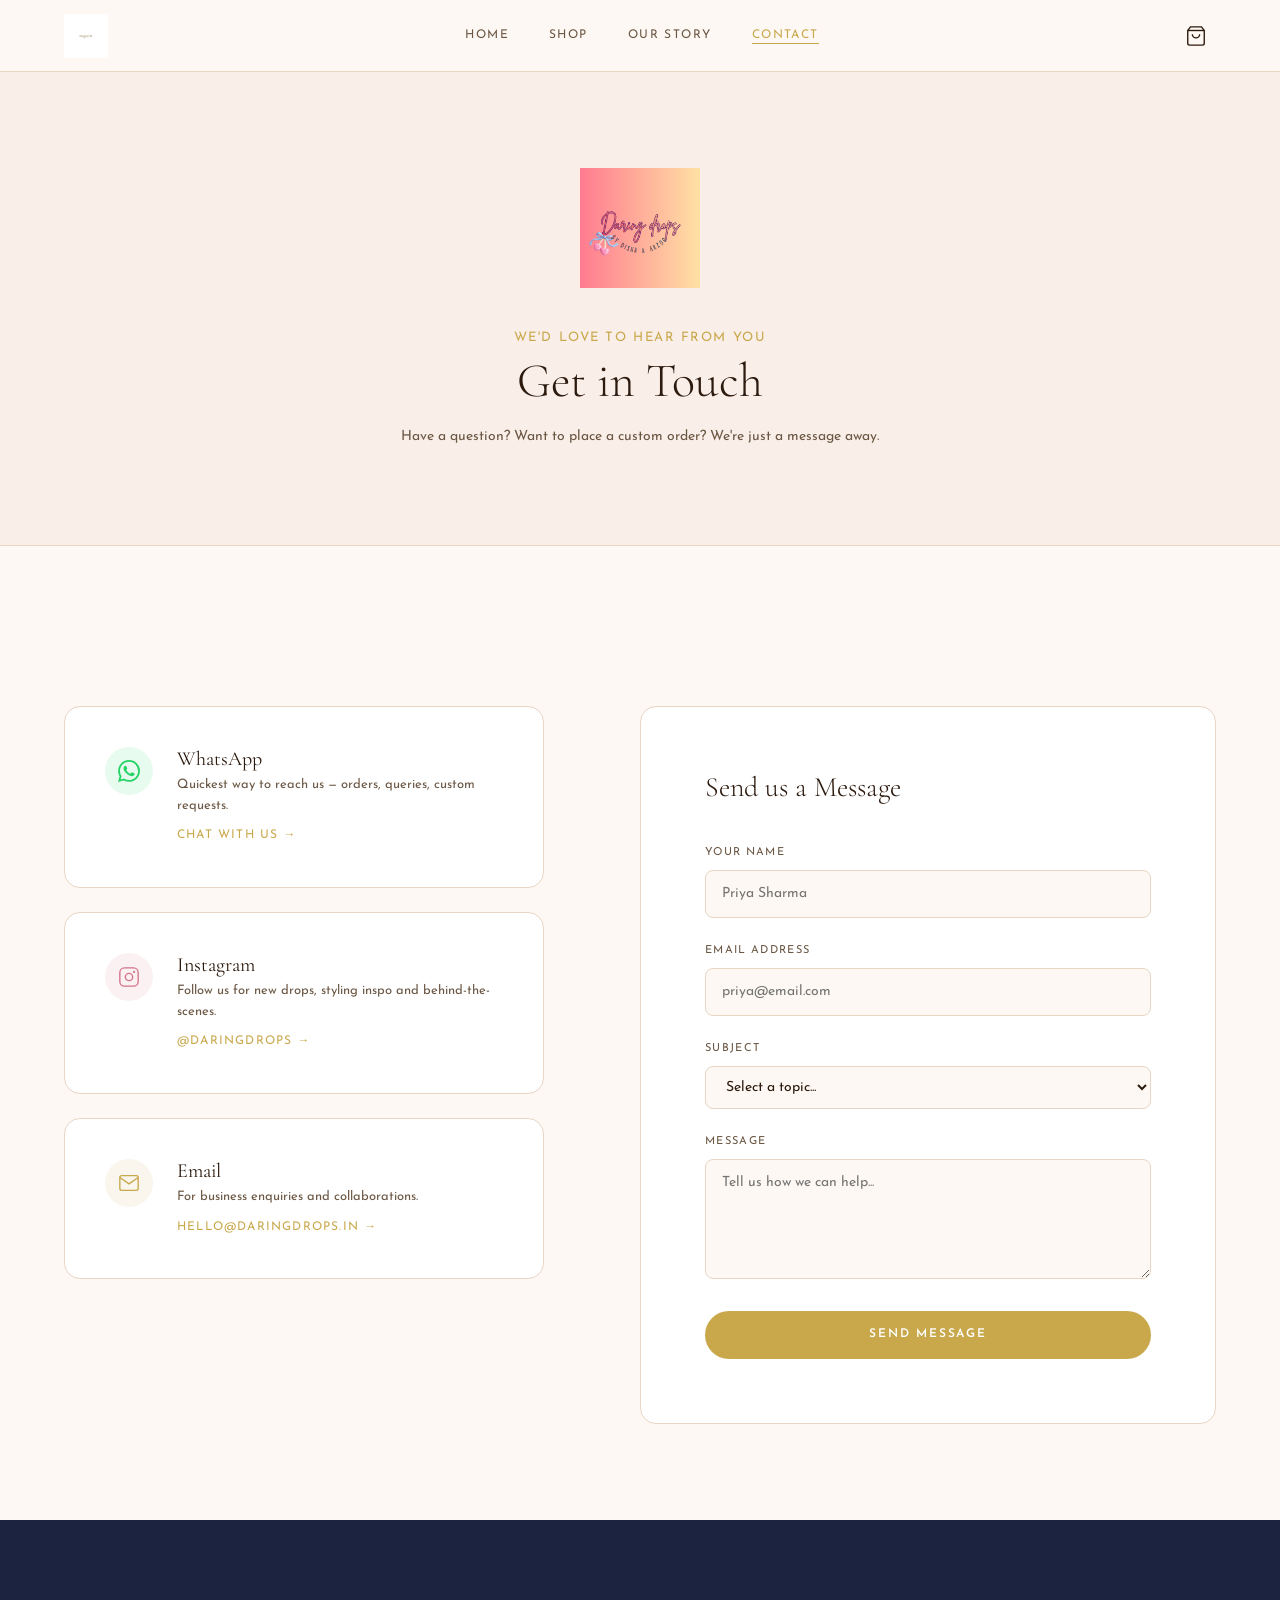
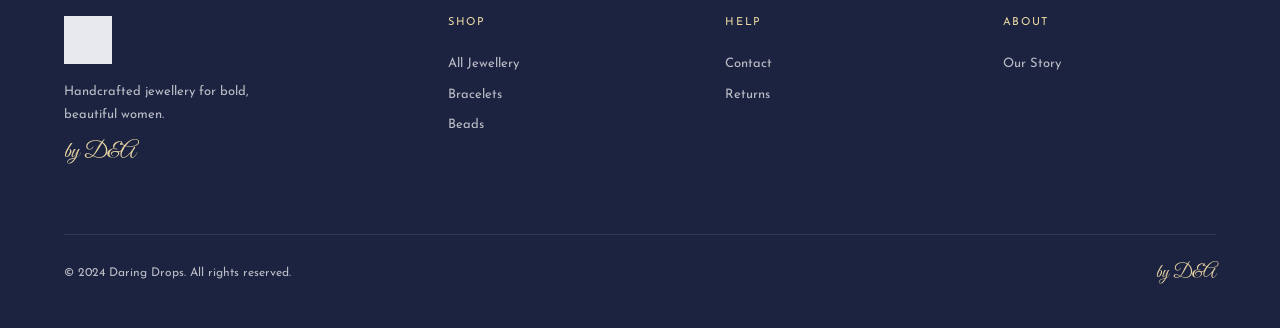
<file: website/contact.html>
<!DOCTYPE html>
<html lang="en">
<head>
  <meta charset="UTF-8">
  <meta name="viewport" content="width=device-width, initial-scale=1.0">
  <title>Contact — Daring Drops</title>
  <meta name="description" content="Get in touch with Daring Drops via WhatsApp, Instagram or email.">

  <link rel="stylesheet" href="css/variables.css">
  <link rel="stylesheet" href="css/reset.css">
  <link rel="stylesheet" href="css/main.css">
  <link rel="stylesheet" href="css/pages.css">
</head>
<body class="page-body">

  <!-- ── Navigation ── -->
  <nav class="nav">
    <div class="container">
      <a class="nav-logo" href="index.html">
        <img src="assets/logos/logo-short.png" alt="Daring Drops">
      </a>
      <ul class="nav-links">
        <li><a href="index.html">Home</a></li>
        <li><a href="shop.html">Shop</a></li>
        <li><a href="about.html">Our Story</a></li>
        <li><a href="contact.html">Contact</a></li>
      </ul>
      <div class="nav-actions">
        <a class="nav-cart" href="cart.html" aria-label="Cart">
          <svg width="22" height="22" viewBox="0 0 24 24" fill="none" stroke="currentColor" stroke-width="1.5">
            <path d="M6 2L3 6v14a2 2 0 002 2h14a2 2 0 002-2V6l-3-4z"/>
            <line x1="3" y1="6" x2="21" y2="6"/>
            <path d="M16 10a4 4 0 01-8 0"/>
          </svg>
          <span class="cart-badge" id="cart-badge">0</span>
        </a>
        <button class="nav-hamburger" aria-label="Menu">
          <span></span><span></span><span></span>
        </button>
      </div>
    </div>
  </nav>

  <div class="nav-mobile">
    <a href="index.html">Home</a>
    <a href="shop.html">Shop</a>
    <a href="about.html">Our Story</a>
    <a href="contact.html">Contact</a>
    <a href="cart.html">Cart</a>
  </div>

  <!-- ── Contact Hero ── -->
  <section class="contact-hero">
    <img src="assets/brand/9.png" class="accent" alt="">
    <p class="section-sub">We'd Love to Hear from You</p>
    <h1 class="section-heading" style="margin-bottom:var(--space-md)">Get in Touch</h1>
    <p style="color:var(--text-secondary);font-size:14px;max-width:480px;margin:0 auto">
      Have a question? Want to place a custom order? We're just a message away.
    </p>
  </section>

  <!-- ── Contact Content ── -->
  <section class="contact-page">
    <div class="container">
      <div class="contact-layout">
        <!-- Contact Cards -->
        <div class="contact-cards">
          <div class="contact-card" data-reveal>
            <div class="contact-card-icon wa">
              <svg width="22" height="22" viewBox="0 0 24 24" fill="currentColor"><path d="M17.472 14.382c-.297-.149-1.758-.867-2.03-.967-.273-.099-.471-.148-.67.15-.197.297-.767.966-.94 1.164-.173.199-.347.223-.644.075-.297-.15-1.255-.463-2.39-1.475-.883-.788-1.48-1.761-1.653-2.059-.173-.297-.018-.458.13-.606.134-.133.298-.347.446-.52.149-.174.198-.298.298-.497.099-.198.05-.371-.025-.52-.075-.149-.669-1.612-.916-2.207-.242-.579-.487-.5-.669-.51-.173-.008-.371-.01-.57-.01-.198 0-.52.074-.792.372-.272.297-1.04 1.016-1.04 2.479 0 1.462 1.065 2.875 1.213 3.074.149.198 2.096 3.2 5.077 4.487.709.306 1.262.489 1.694.625.712.227 1.36.195 1.871.118.571-.085 1.758-.719 2.006-1.413.248-.694.248-1.289.173-1.413-.074-.124-.272-.198-.57-.347m-5.421 7.403h-.004a9.87 9.87 0 01-5.031-1.378l-.361-.214-3.741.982.998-3.648-.235-.374a9.86 9.86 0 01-1.51-5.26c.001-5.45 4.436-9.884 9.888-9.884 2.64 0 5.122 1.03 6.988 2.898a9.825 9.825 0 012.893 6.994c-.003 5.45-4.437 9.884-9.885 9.884m8.413-18.297A11.815 11.815 0 0012.05 0C5.495 0 .16 5.335.157 11.892c0 2.096.547 4.142 1.588 5.945L.057 24l6.305-1.654a11.882 11.882 0 005.683 1.448h.005c6.554 0 11.89-5.335 11.893-11.893a11.821 11.821 0 00-3.48-8.413Z"/></svg>
            </div>
            <div>
              <h3 class="contact-card-title">WhatsApp</h3>
              <p class="contact-card-value">Quickest way to reach us — orders, queries, custom requests.</p>
              <a class="contact-card-link" id="wa-contact-link" href="#" target="_blank" rel="noopener">Chat with us →</a>
            </div>
          </div>

          <div class="contact-card" data-reveal data-delay="1">
            <div class="contact-card-icon ig">
              <svg width="22" height="22" viewBox="0 0 24 24" fill="none" stroke="currentColor" stroke-width="1.5"><rect x="2" y="2" width="20" height="20" rx="5"/><circle cx="12" cy="12" r="4"/><circle cx="17.5" cy="6.5" r="0.5" fill="currentColor"/></svg>
            </div>
            <div>
              <h3 class="contact-card-title">Instagram</h3>
              <p class="contact-card-value">Follow us for new drops, styling inspo and behind-the-scenes.</p>
              <a class="contact-card-link" href="#" target="_blank" rel="noopener">@daringdrops →</a>
            </div>
          </div>

          <div class="contact-card" data-reveal data-delay="2">
            <div class="contact-card-icon em">
              <svg width="22" height="22" viewBox="0 0 24 24" fill="none" stroke="currentColor" stroke-width="1.5"><path d="M4 4h16c1.1 0 2 .9 2 2v12c0 1.1-.9 2-2 2H4c-1.1 0-2-.9-2-2V6c0-1.1.9-2 2-2z"/><polyline points="22,6 12,13 2,6"/></svg>
            </div>
            <div>
              <h3 class="contact-card-title">Email</h3>
              <p class="contact-card-value">For business enquiries and collaborations.</p>
              <a class="contact-card-link" href="mailto:hello@daringdrops.in">hello@daringdrops.in →</a>
            </div>
          </div>
        </div>

        <!-- Contact Form -->
        <div class="contact-form-wrap" data-reveal data-delay="1">
          <h3>Send us a Message</h3>
          <form action="mailto:hello@daringdrops.in" method="POST" enctype="text/plain">
            <div class="form-group">
              <label for="name">Your Name</label>
              <input type="text" id="name" name="name" placeholder="Priya Sharma" required>
            </div>
            <div class="form-group">
              <label for="email">Email Address</label>
              <input type="email" id="email" name="email" placeholder="priya@email.com" required>
            </div>
            <div class="form-group">
              <label for="subject">Subject</label>
              <select id="subject" name="subject">
                <option value="">Select a topic...</option>
                <option value="Order Enquiry">Order Enquiry</option>
                <option value="Custom Order">Custom Order</option>
                <option value="Return/Exchange">Return / Exchange</option>
                <option value="Collaboration">Collaboration</option>
                <option value="Other">Other</option>
              </select>
            </div>
            <div class="form-group">
              <label for="message">Message</label>
              <textarea id="message" name="message" placeholder="Tell us how we can help..." required></textarea>
            </div>
            <button type="submit" class="btn btn-primary form-submit">Send Message</button>
          </form>
        </div>
      </div>
    </div>
  </section>

  <!-- ── Footer ── -->
  <footer class="footer">
    <div class="container">
      <div class="footer-grid">
        <div class="footer-brand">
          <img src="assets/logos/logo-short.png" alt="Daring Drops">
          <p>Handcrafted jewellery for bold, beautiful women.</p>
          <span class="footer-tagline">by D&A</span>
        </div>
        <div class="footer-col">
          <h4>Shop</h4>
          <ul>
            <li><a href="shop.html">All Jewellery</a></li>
            <li><a href="shop.html?collection=bracelets">Bracelets</a></li>
            <li><a href="shop.html?collection=beads">Beads</a></li>
          </ul>
        </div>
        <div class="footer-col">
          <h4>Help</h4>
          <ul>
            <li><a href="contact.html">Contact</a></li>
            <li><a href="#">Returns</a></li>
          </ul>
        </div>
        <div class="footer-col">
          <h4>About</h4>
          <ul>
            <li><a href="about.html">Our Story</a></li>
          </ul>
        </div>
      </div>
      <div class="footer-bottom">
        <span>© 2024 Daring Drops. All rights reserved.</span>
        <span style="font-family:var(--font-script);font-size:18px;color:var(--gold-light)">by D&A</span>
      </div>
    </div>
  </footer>

  <script src="js/main.js"></script>
  <script src="js/shopify.js"></script>
  <script src="js/cart.js"></script>
  <script src="js/nav.js"></script>
  <script>
    document.addEventListener('DOMContentLoaded', () => {
      const waLink = document.getElementById('wa-contact-link');
      if (waLink && DD_CONFIG.waNumber) {
        waLink.href = buildWhatsAppLink('Hi! I have a question about Daring Drops 🌸');
      }
    });
  </script>
</body>
</html>
</file>
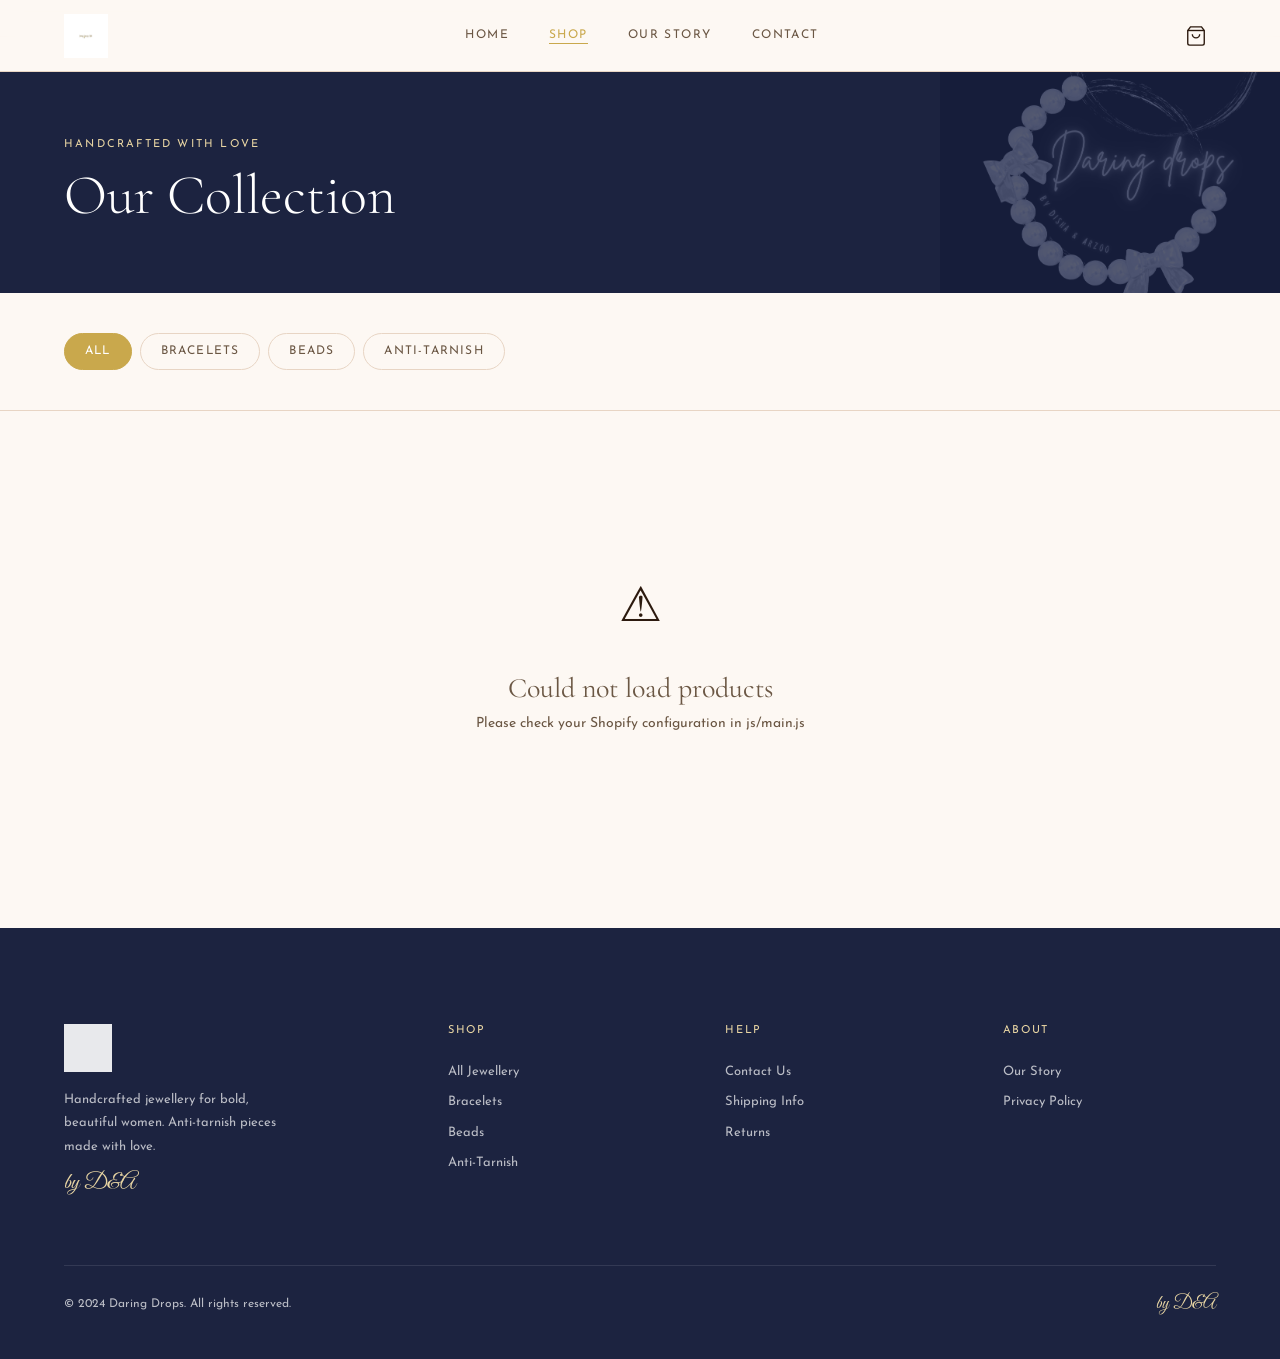
<file: website/product.html>
<!DOCTYPE html>
<html lang="en">
<head>
  <meta charset="UTF-8">
  <meta name="viewport" content="width=device-width, initial-scale=1.0">
  <title>Product — Daring Drops</title>
  <meta name="description" content="Shop handcrafted jewellery by Daring Drops.">

  <link rel="stylesheet" href="css/variables.css">
  <link rel="stylesheet" href="css/reset.css">
  <link rel="stylesheet" href="css/main.css">
  <link rel="stylesheet" href="css/product.css">
</head>
<body class="page-body">

  <!-- ── Navigation ── -->
  <nav class="nav">
    <div class="container">
      <a class="nav-logo" href="index.html">
        <img src="assets/logos/logo-short.png" alt="Daring Drops">
      </a>
      <ul class="nav-links">
        <li><a href="index.html">Home</a></li>
        <li><a href="shop.html">Shop</a></li>
        <li><a href="about.html">Our Story</a></li>
        <li><a href="contact.html">Contact</a></li>
      </ul>
      <div class="nav-actions">
        <a class="nav-cart" href="cart.html" aria-label="Cart">
          <svg width="22" height="22" viewBox="0 0 24 24" fill="none" stroke="currentColor" stroke-width="1.5">
            <path d="M6 2L3 6v14a2 2 0 002 2h14a2 2 0 002-2V6l-3-4z"/>
            <line x1="3" y1="6" x2="21" y2="6"/>
            <path d="M16 10a4 4 0 01-8 0"/>
          </svg>
          <span class="cart-badge" id="cart-badge">0</span>
        </a>
        <button class="nav-hamburger" aria-label="Menu">
          <span></span><span></span><span></span>
        </button>
      </div>
    </div>
  </nav>

  <div class="nav-mobile">
    <a href="index.html">Home</a>
    <a href="shop.html">Shop</a>
    <a href="about.html">Our Story</a>
    <a href="contact.html">Contact</a>
    <a href="cart.html">Cart</a>
  </div>

  <!-- ── Product Page ── -->
  <section class="product-page">
    <div class="container">
      <!-- Breadcrumb -->
      <nav class="breadcrumb">
        <a href="index.html">Home</a>
        <span>/</span>
        <a href="shop.html">Shop</a>
        <span>/</span>
        <span id="bc-product">Product</span>
      </nav>

      <div class="product-layout">
        <!-- Gallery -->
        <div class="product-gallery">
          <div class="product-main-image">
            <img id="product-main-img" src="" alt="Product Image">
          </div>
          <div class="product-thumbnails" id="product-thumbs"></div>
        </div>

        <!-- Info -->
        <div class="product-info">
          <p class="product-collection" id="product-collection"></p>
          <h1 class="product-title" id="product-title">Loading...</h1>
          <div class="product-price" id="product-price">—</div>

          <p class="product-description" id="product-description"></p>

          <div class="product-divider"></div>

          <!-- Variants -->
          <div class="variant-section" id="variant-options"></div>

          <!-- Quantity + Add -->
          <div class="add-to-cart-row">
            <div class="quantity-selector">
              <button class="qty-btn" id="qty-minus">−</button>
              <input class="qty-input" id="qty-input" type="number" value="1" min="1" max="99" readonly>
              <button class="qty-btn" id="qty-plus">+</button>
            </div>
            <button class="btn btn-primary add-to-cart-btn" id="add-to-cart-btn">Add to Cart</button>
          </div>

          <a class="whatsapp-btn" id="wa-btn" href="#" target="_blank" rel="noopener">
            <svg width="18" height="18" viewBox="0 0 24 24" fill="currentColor"><path d="M17.472 14.382c-.297-.149-1.758-.867-2.03-.967-.273-.099-.471-.148-.67.15-.197.297-.767.966-.94 1.164-.173.199-.347.223-.644.075-.297-.15-1.255-.463-2.39-1.475-.883-.788-1.48-1.761-1.653-2.059-.173-.297-.018-.458.13-.606.134-.133.298-.347.446-.52.149-.174.198-.298.298-.497.099-.198.05-.371-.025-.52-.075-.149-.669-1.612-.916-2.207-.242-.579-.487-.5-.669-.51-.173-.008-.371-.01-.57-.01-.198 0-.52.074-.792.372-.272.297-1.04 1.016-1.04 2.479 0 1.462 1.065 2.875 1.213 3.074.149.198 2.096 3.2 5.077 4.487.709.306 1.262.489 1.694.625.712.227 1.36.195 1.871.118.571-.085 1.758-.719 2.006-1.413.248-.694.248-1.289.173-1.413-.074-.124-.272-.198-.57-.347m-5.421 7.403h-.004a9.87 9.87 0 01-5.031-1.378l-.361-.214-3.741.982.998-3.648-.235-.374a9.86 9.86 0 01-1.51-5.26c.001-5.45 4.436-9.884 9.888-9.884 2.64 0 5.122 1.03 6.988 2.898a9.825 9.825 0 012.893 6.994c-.003 5.45-4.437 9.884-9.885 9.884m8.413-18.297A11.815 11.815 0 0012.05 0C5.495 0 .16 5.335.157 11.892c0 2.096.547 4.142 1.588 5.945L.057 24l6.305-1.654a11.882 11.882 0 005.683 1.448h.005c6.554 0 11.89-5.335 11.893-11.893a11.821 11.821 0 00-3.48-8.413Z"/></svg>
            Buy on WhatsApp
          </a>

          <!-- Product Meta -->
          <div class="product-meta">
            <div class="product-meta-item">
              <span class="product-meta-icon">✦</span>
              <div>
                <div class="product-meta-title">Anti-Tarnish Promise</div>
                <div class="product-meta-desc">Our pieces are made with anti-tarnish materials to stay beautiful longer.</div>
              </div>
            </div>
            <div class="product-meta-item">
              <span class="product-meta-icon">✿</span>
              <div>
                <div class="product-meta-title">Free Shipping</div>
                <div class="product-meta-desc">Complimentary shipping on orders above ₹999.</div>
              </div>
            </div>
            <div class="product-meta-item">
              <span class="product-meta-icon">♡</span>
              <div>
                <div class="product-meta-title">Handcrafted</div>
                <div class="product-meta-desc">Each piece is made with care and attention to detail.</div>
              </div>
            </div>
          </div>
        </div>
      </div>
    </div>
  </section>

  <!-- ── Related Products ── -->
  <section class="related-section">
    <div class="container">
      <p class="section-sub">You May Also Like</p>
      <h2 class="section-heading">More from this Collection</h2>
      <div class="related-grid" id="related-grid">
        <div class="product-card-skeleton"><div class="skeleton-img"></div><div class="skeleton-line short"></div><div class="skeleton-line full"></div></div>
        <div class="product-card-skeleton"><div class="skeleton-img"></div><div class="skeleton-line short"></div><div class="skeleton-line full"></div></div>
        <div class="product-card-skeleton"><div class="skeleton-img"></div><div class="skeleton-line short"></div><div class="skeleton-line full"></div></div>
        <div class="product-card-skeleton"><div class="skeleton-img"></div><div class="skeleton-line short"></div><div class="skeleton-line full"></div></div>
      </div>
    </div>
  </section>

  <!-- ── Footer ── -->
  <footer class="footer">
    <div class="container">
      <div class="footer-grid">
        <div class="footer-brand">
          <img src="assets/logos/logo-short.png" alt="Daring Drops">
          <p>Handcrafted jewellery for bold, beautiful women.</p>
          <span class="footer-tagline">by D&A</span>
        </div>
        <div class="footer-col">
          <h4>Shop</h4>
          <ul>
            <li><a href="shop.html">All Jewellery</a></li>
            <li><a href="shop.html?collection=bracelets">Bracelets</a></li>
            <li><a href="shop.html?collection=beads">Beads</a></li>
          </ul>
        </div>
        <div class="footer-col">
          <h4>Help</h4>
          <ul>
            <li><a href="contact.html">Contact</a></li>
            <li><a href="#">Returns</a></li>
          </ul>
        </div>
        <div class="footer-col">
          <h4>About</h4>
          <ul>
            <li><a href="about.html">Our Story</a></li>
          </ul>
        </div>
      </div>
      <div class="footer-bottom">
        <span>© 2024 Daring Drops. All rights reserved.</span>
        <span style="font-family:var(--font-script);font-size:18px;color:var(--gold-light)">by D&A</span>
      </div>
    </div>
  </footer>

  <script src="js/main.js"></script>
  <script src="js/shopify.js"></script>
  <script src="js/cart.js"></script>
  <script src="js/nav.js"></script>
  <script src="js/product.js"></script>
</body>
</html>
</file>
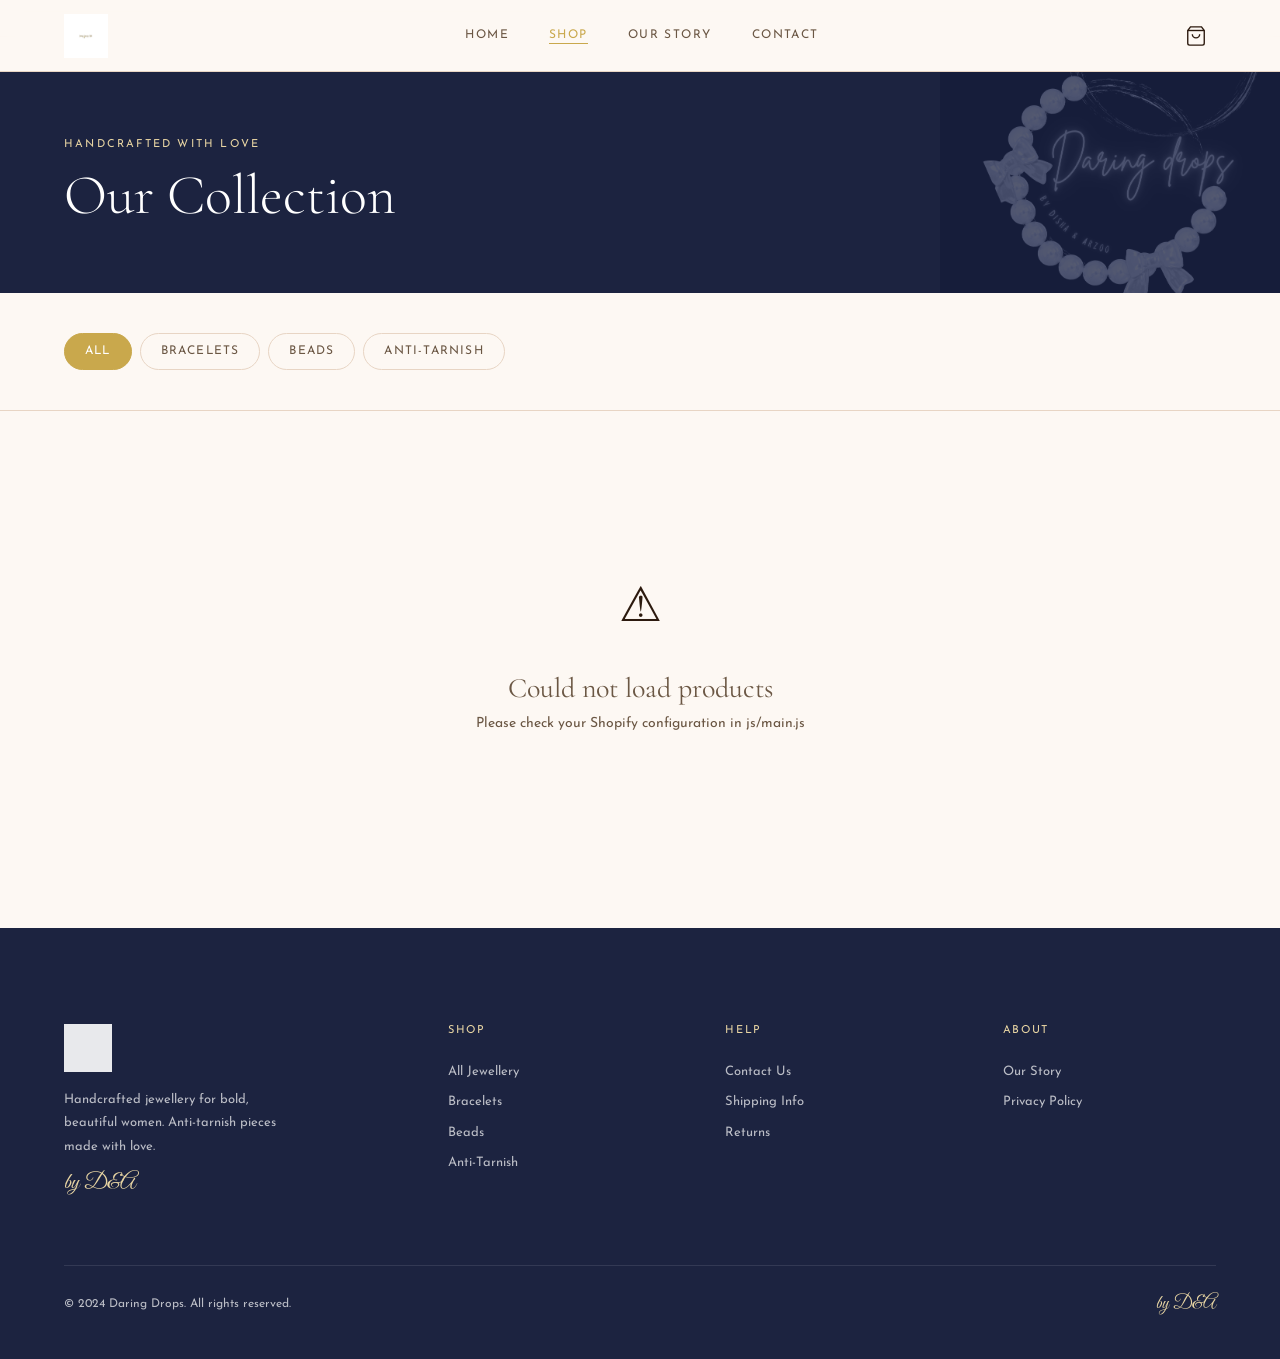
<file: website/shop.html>
<!DOCTYPE html>
<html lang="en">
<head>
  <meta charset="UTF-8">
  <meta name="viewport" content="width=device-width, initial-scale=1.0">
  <title>Shop — Daring Drops</title>
  <meta name="description" content="Shop handcrafted beads, bracelets and anti-tarnish jewellery by Daring Drops.">

  <link rel="stylesheet" href="css/variables.css">
  <link rel="stylesheet" href="css/reset.css">
  <link rel="stylesheet" href="css/main.css">
  <link rel="stylesheet" href="css/shop.css">
</head>
<body class="page-body">

  <!-- ── Navigation ── -->
  <nav class="nav">
    <div class="container">
      <a class="nav-logo" href="index.html">
        <img src="assets/logos/logo-short.png" alt="Daring Drops">
      </a>
      <ul class="nav-links">
        <li><a href="index.html">Home</a></li>
        <li><a href="shop.html">Shop</a></li>
        <li><a href="about.html">Our Story</a></li>
        <li><a href="contact.html">Contact</a></li>
      </ul>
      <div class="nav-actions">
        <a class="nav-cart" href="cart.html" aria-label="Cart">
          <svg width="22" height="22" viewBox="0 0 24 24" fill="none" stroke="currentColor" stroke-width="1.5">
            <path d="M6 2L3 6v14a2 2 0 002 2h14a2 2 0 002-2V6l-3-4z"/>
            <line x1="3" y1="6" x2="21" y2="6"/>
            <path d="M16 10a4 4 0 01-8 0"/>
          </svg>
          <span class="cart-badge" id="cart-badge">0</span>
        </a>
        <button class="nav-hamburger" aria-label="Menu">
          <span></span><span></span><span></span>
        </button>
      </div>
    </div>
  </nav>

  <div class="nav-mobile">
    <a href="index.html">Home</a>
    <a href="shop.html">Shop</a>
    <a href="about.html">Our Story</a>
    <a href="contact.html">Contact</a>
    <a href="cart.html">Cart</a>
  </div>

  <!-- ── Shop Hero ── -->
  <section class="shop-hero">
    <div class="container">
      <div class="shop-hero-inner">
        <div class="shop-hero-text">
          <p class="shop-hero-eyebrow">Handcrafted with Love</p>
          <h1 class="shop-hero-title">Our Collection</h1>
        </div>
      </div>
    </div>
    <img src="assets/brand/3.png" class="shop-hero-accent" alt="">
  </section>

  <!-- ── Filters ── -->
  <div class="shop-controls">
    <div class="container">
      <div class="shop-controls-inner">
        <div class="filter-pills">
          <button class="filter-pill active" data-collection="">All</button>
          <button class="filter-pill" data-collection="bracelets">Bracelets</button>
          <button class="filter-pill" data-collection="beads">Beads</button>
          <button class="filter-pill" data-collection="anti-tarnish-jewellery">Anti-Tarnish</button>
        </div>
        <span class="shop-count" id="shop-count"></span>
      </div>
    </div>
  </div>

  <!-- ── Products ── -->
  <section class="shop-section">
    <div class="container">
      <div class="shop-grid" id="shop-grid"></div>
      <div class="load-more-wrap" id="load-more-wrap" style="display:none">
        <button class="btn btn-outline load-more-btn" id="load-more-btn">Load More</button>
      </div>
    </div>
  </section>

  <!-- ── Footer ── -->
  <footer class="footer">
    <div class="container">
      <div class="footer-grid">
        <div class="footer-brand">
          <img src="assets/logos/logo-short.png" alt="Daring Drops">
          <p>Handcrafted jewellery for bold, beautiful women. Anti-tarnish pieces made with love.</p>
          <span class="footer-tagline">by D&A</span>
        </div>
        <div class="footer-col">
          <h4>Shop</h4>
          <ul>
            <li><a href="shop.html">All Jewellery</a></li>
            <li><a href="shop.html?collection=bracelets">Bracelets</a></li>
            <li><a href="shop.html?collection=beads">Beads</a></li>
            <li><a href="shop.html?collection=anti-tarnish-jewellery">Anti-Tarnish</a></li>
          </ul>
        </div>
        <div class="footer-col">
          <h4>Help</h4>
          <ul>
            <li><a href="contact.html">Contact Us</a></li>
            <li><a href="#">Shipping Info</a></li>
            <li><a href="#">Returns</a></li>
          </ul>
        </div>
        <div class="footer-col">
          <h4>About</h4>
          <ul>
            <li><a href="about.html">Our Story</a></li>
            <li><a href="#">Privacy Policy</a></li>
          </ul>
        </div>
      </div>
      <div class="footer-bottom">
        <span>© 2024 Daring Drops. All rights reserved.</span>
        <span style="font-family:var(--font-script);font-size:18px;color:var(--gold-light)">by D&A</span>
      </div>
    </div>
  </footer>

  <script src="js/main.js"></script>
  <script src="js/shopify.js"></script>
  <script src="js/cart.js"></script>
  <script src="js/nav.js"></script>
  <script src="js/shop.js"></script>
  <script>
    // Pre-select collection from URL param
    document.addEventListener('DOMContentLoaded', () => {
      const params = new URLSearchParams(window.location.search);
      const col = params.get('collection');
      if (col) {
        document.querySelectorAll('.filter-pill').forEach(p => {
          p.classList.toggle('active', p.dataset.collection === col);
        });
      }
    });
  </script>
</body>
</html>
</file>
<file: website/css/variables.css>
/* Daring Drops — Design Tokens */
@import url('https://fonts.googleapis.com/css2?family=Cormorant+Garamond:ital,wght@0,300;0,400;0,500;0,600;1,300;1,400&family=Josefin+Sans:wght@300;400;600&family=Great+Vibes&display=swap');

:root {
  /* Colors */
  --gold:           #C9A84C;
  --gold-light:     #E8D5A3;
  --gold-dark:      #A07830;
  --blush:          #F9EEE8;
  --cream:          #FDF8F3;
  --navy:           #1C2340;
  --rose:           #D4748C;
  --rose-light:     #F2C4CF;
  --text-primary:   #2C1A0E;
  --text-secondary: #6B5744;
  --border:         #E8D5C4;
  --white:          #FFFFFF;
  --overlay:        rgba(28, 35, 64, 0.45);

  /* Fonts */
  --font-heading:  'Cormorant Garamond', Georgia, serif;
  --font-body:     'Josefin Sans', sans-serif;
  --font-script:   'Great Vibes', cursive;

  /* Spacing scale */
  --space-xs:   4px;
  --space-sm:   8px;
  --space-md:   16px;
  --space-lg:   24px;
  --space-xl:   40px;
  --space-2xl:  64px;
  --space-3xl:  96px;

  /* Border radius */
  --radius-sm:  4px;
  --radius-md:  8px;
  --radius-lg:  16px;
  --radius-pill: 999px;

  /* Shadows */
  --shadow-sm:  0 2px 8px rgba(44,26,14,0.08);
  --shadow-md:  0 4px 20px rgba(44,26,14,0.12);
  --shadow-lg:  0 8px 40px rgba(44,26,14,0.16);

  /* Transitions */
  --ease:       0.28s cubic-bezier(0.4, 0, 0.2, 1);

  /* Layout */
  --max-width:  1200px;
  --nav-height: 72px;
}
</file>
<file: website/css/main.css>
/* Daring Drops — Global Styles: Nav + Footer */

/* ── Layout Helpers ── */
.container {
  max-width: var(--max-width);
  margin: 0 auto;
  padding: 0 var(--space-lg);
}

.section-heading {
  font-family: var(--font-heading);
  font-size: clamp(28px, 4vw, 48px);
  font-weight: 300;
  color: var(--text-primary);
  text-align: center;
  margin-bottom: var(--space-sm);
}

.section-sub {
  font-family: var(--font-body);
  font-size: 13px;
  letter-spacing: 0.12em;
  text-transform: uppercase;
  color: var(--gold);
  text-align: center;
  margin-bottom: var(--space-xs);
}

.btn {
  display: inline-flex;
  align-items: center;
  gap: var(--space-sm);
  padding: 12px 28px;
  border-radius: var(--radius-pill);
  font-family: var(--font-body);
  font-size: 12px;
  letter-spacing: 0.15em;
  text-transform: uppercase;
  font-weight: 600;
  transition: var(--ease);
  cursor: pointer;
}

.btn-primary {
  background: var(--gold);
  color: var(--white);
}
.btn-primary:hover {
  background: var(--gold-dark);
  transform: translateY(-1px);
  box-shadow: var(--shadow-md);
}

.btn-outline {
  border: 1.5px solid var(--gold);
  color: var(--gold);
  background: transparent;
}
.btn-outline:hover {
  background: var(--gold);
  color: var(--white);
  transform: translateY(-1px);
}

.btn-navy {
  background: var(--navy);
  color: var(--white);
}
.btn-navy:hover {
  background: #111827;
  transform: translateY(-1px);
  box-shadow: var(--shadow-md);
}

/* ── Navigation ── */
.nav {
  position: fixed;
  top: 0;
  left: 0;
  right: 0;
  z-index: 100;
  height: var(--nav-height);
  display: flex;
  align-items: center;
  background: rgba(253, 248, 243, 0.95);
  backdrop-filter: blur(12px);
  -webkit-backdrop-filter: blur(12px);
  border-bottom: 1px solid var(--border);
  transition: box-shadow var(--ease);
}

.nav.scrolled {
  box-shadow: var(--shadow-sm);
}

.nav .container {
  display: flex;
  align-items: center;
  justify-content: space-between;
  width: 100%;
}

.nav-logo {
  display: flex;
  align-items: center;
}

.nav-logo img {
  height: 44px;
  width: auto;
}

.nav-links {
  display: flex;
  align-items: center;
  gap: var(--space-xl);
}

.nav-links a {
  font-size: 12px;
  letter-spacing: 0.12em;
  text-transform: uppercase;
  color: var(--text-secondary);
  transition: color var(--ease);
  position: relative;
}

.nav-links a::after {
  content: '';
  position: absolute;
  bottom: -3px;
  left: 0;
  width: 0;
  height: 1.5px;
  background: var(--gold);
  transition: width var(--ease);
}

.nav-links a:hover,
.nav-links a.active {
  color: var(--gold);
}

.nav-links a:hover::after,
.nav-links a.active::after {
  width: 100%;
}

.nav-actions {
  display: flex;
  align-items: center;
  gap: var(--space-md);
}

.nav-cart {
  position: relative;
  display: flex;
  align-items: center;
  justify-content: center;
  width: 40px;
  height: 40px;
  color: var(--text-primary);
  transition: color var(--ease);
}

.nav-cart:hover {
  color: var(--gold);
}

.cart-badge {
  position: absolute;
  top: 4px;
  right: 4px;
  background: var(--rose);
  color: var(--white);
  font-size: 10px;
  font-weight: 600;
  width: 16px;
  height: 16px;
  border-radius: 50%;
  display: flex;
  align-items: center;
  justify-content: center;
  opacity: 0;
  transform: scale(0);
  transition: var(--ease);
}

.cart-badge.visible {
  opacity: 1;
  transform: scale(1);
}

.nav-hamburger {
  display: none;
  flex-direction: column;
  justify-content: center;
  gap: 5px;
  width: 40px;
  height: 40px;
  cursor: pointer;
}

.nav-hamburger span {
  display: block;
  height: 1.5px;
  background: var(--text-primary);
  transition: var(--ease);
}

.nav-hamburger.open span:nth-child(1) {
  transform: translateY(6.5px) rotate(45deg);
}
.nav-hamburger.open span:nth-child(2) {
  opacity: 0;
}
.nav-hamburger.open span:nth-child(3) {
  transform: translateY(-6.5px) rotate(-45deg);
}

/* Mobile nav drawer */
.nav-mobile {
  position: fixed;
  top: var(--nav-height);
  left: 0;
  right: 0;
  background: var(--cream);
  border-bottom: 1px solid var(--border);
  padding: var(--space-lg);
  display: flex;
  flex-direction: column;
  gap: var(--space-lg);
  transform: translateY(-110%);
  transition: transform var(--ease);
  z-index: 99;
}

.nav-mobile.open {
  transform: translateY(0);
}

.nav-mobile a {
  font-size: 15px;
  letter-spacing: 0.1em;
  text-transform: uppercase;
  color: var(--text-primary);
  padding: var(--space-sm) 0;
  border-bottom: 1px solid var(--border);
}

/* Page offset for fixed nav */
.page-body {
  padding-top: var(--nav-height);
}

/* ── Footer ── */
.footer {
  background: var(--navy);
  color: rgba(255,255,255,0.7);
  padding: var(--space-3xl) 0 var(--space-xl);
}

.footer-grid {
  display: grid;
  grid-template-columns: 1.5fr 1fr 1fr 1fr;
  gap: var(--space-2xl);
  margin-bottom: var(--space-2xl);
}

.footer-brand img {
  height: 48px;
  width: auto;
  margin-bottom: var(--space-md);
  filter: brightness(0) invert(1) opacity(0.9);
}

.footer-brand p {
  font-size: 13px;
  line-height: 1.8;
  max-width: 240px;
}

.footer-tagline {
  font-family: var(--font-script);
  font-size: 22px;
  color: var(--gold-light);
  display: block;
  margin-top: var(--space-sm);
}

.footer-col h4 {
  font-family: var(--font-body);
  font-size: 11px;
  letter-spacing: 0.15em;
  text-transform: uppercase;
  color: var(--gold-light);
  margin-bottom: var(--space-lg);
}

.footer-col ul {
  display: flex;
  flex-direction: column;
  gap: var(--space-sm);
}

.footer-col a {
  font-size: 13px;
  transition: color var(--ease);
}

.footer-col a:hover {
  color: var(--gold-light);
}

.footer-social {
  display: flex;
  gap: var(--space-md);
  margin-top: var(--space-md);
}

.footer-social a {
  display: flex;
  align-items: center;
  justify-content: center;
  width: 36px;
  height: 36px;
  border: 1px solid rgba(255,255,255,0.2);
  border-radius: 50%;
  font-size: 14px;
  transition: var(--ease);
}

.footer-social a:hover {
  border-color: var(--gold);
  color: var(--gold);
}

.footer-bottom {
  border-top: 1px solid rgba(255,255,255,0.1);
  padding-top: var(--space-lg);
  display: flex;
  align-items: center;
  justify-content: space-between;
  font-size: 12px;
}

/* ── Toast Notification ── */
.toast {
  position: fixed;
  bottom: 24px;
  right: 24px;
  background: var(--navy);
  color: var(--white);
  padding: 12px 20px;
  border-radius: var(--radius-md);
  font-size: 13px;
  display: flex;
  align-items: center;
  gap: var(--space-sm);
  box-shadow: var(--shadow-lg);
  transform: translateY(80px);
  opacity: 0;
  transition: var(--ease);
  z-index: 200;
}

.toast.show {
  transform: translateY(0);
  opacity: 1;
}

.toast-icon {
  color: var(--gold);
  font-size: 16px;
}

/* ── Responsive ── */
@media (max-width: 768px) {
  .nav-links { display: none; }
  .nav-hamburger { display: flex; }

  .footer-grid {
    grid-template-columns: 1fr 1fr;
    gap: var(--space-xl);
  }

  .footer-bottom {
    flex-direction: column;
    gap: var(--space-sm);
    text-align: center;
  }
}

@media (max-width: 480px) {
  .footer-grid {
    grid-template-columns: 1fr;
  }
}
</file>
<file: website/css/home.css>
/* Daring Drops — Homepage Styles */

/* ── Hero ── */
.hero {
  position: relative;
  min-height: 100vh;
  display: flex;
  align-items: center;
  overflow: hidden;
}

.hero-bg {
  position: absolute;
  inset: 0;
  background-image: url('../assets/brand/4.png');
  background-size: cover;
  background-position: center top;
  transform: scale(1.05);
  transition: transform 8s ease;
}

.hero-bg.loaded {
  transform: scale(1);
}

.hero-overlay {
  position: absolute;
  inset: 0;
  background: linear-gradient(
    135deg,
    rgba(28, 35, 64, 0.55) 0%,
    rgba(212, 116, 140, 0.2) 60%,
    rgba(28, 35, 64, 0.35) 100%
  );
}

.hero-content {
  position: relative;
  z-index: 1;
  max-width: 620px;
  padding: 0 var(--space-lg);
  margin-left: 8vw;
}

.hero-eyebrow {
  font-family: var(--font-script);
  font-size: 28px;
  color: var(--gold-light);
  display: block;
  margin-bottom: var(--space-sm);
  opacity: 0;
  transform: translateY(20px);
  animation: fadeUp 0.7s 0.3s forwards;
}

.hero-title {
  font-family: var(--font-heading);
  font-size: clamp(44px, 7vw, 80px);
  font-weight: 300;
  color: var(--white);
  line-height: 1.1;
  margin-bottom: var(--space-lg);
  opacity: 0;
  transform: translateY(20px);
  animation: fadeUp 0.7s 0.5s forwards;
}

.hero-title em {
  font-style: italic;
  color: var(--gold-light);
}

.hero-tagline {
  font-size: 13px;
  letter-spacing: 0.18em;
  text-transform: uppercase;
  color: rgba(255,255,255,0.75);
  margin-bottom: var(--space-xl);
  opacity: 0;
  transform: translateY(20px);
  animation: fadeUp 0.7s 0.7s forwards;
}

.hero-cta {
  display: flex;
  gap: var(--space-md);
  flex-wrap: wrap;
  opacity: 0;
  transform: translateY(20px);
  animation: fadeUp 0.7s 0.9s forwards;
}

.hero-scroll {
  position: absolute;
  bottom: var(--space-xl);
  left: 50%;
  transform: translateX(-50%);
  display: flex;
  flex-direction: column;
  align-items: center;
  gap: var(--space-sm);
  color: rgba(255,255,255,0.5);
  font-size: 11px;
  letter-spacing: 0.15em;
  text-transform: uppercase;
  animation: bounce 2s infinite;
}

.hero-scroll svg {
  width: 20px;
  height: 20px;
}

/* ── Marquee ── */
.marquee-strip {
  background: var(--navy);
  padding: 14px 0;
  overflow: hidden;
}

.marquee-track {
  display: flex;
  animation: marquee 20s linear infinite;
  white-space: nowrap;
}

.marquee-track span {
  font-size: 11px;
  letter-spacing: 0.2em;
  text-transform: uppercase;
  color: var(--gold-light);
  padding: 0 var(--space-xl);
  flex-shrink: 0;
}

.marquee-track span.dot {
  color: var(--gold);
  padding: 0;
}

/* ── Featured Products ── */
.featured-section {
  padding: var(--space-3xl) 0;
  background: var(--cream);
}

.featured-grid {
  display: grid;
  grid-template-columns: repeat(4, 1fr);
  gap: var(--space-lg);
  margin-top: var(--space-2xl);
}

/* ── Product Card (shared) ── */
.product-card {
  background: var(--white);
  border-radius: var(--radius-lg);
  overflow: hidden;
  border: 1px solid var(--border);
  transition: var(--ease);
  cursor: pointer;
}

.product-card:hover {
  transform: translateY(-4px);
  box-shadow: var(--shadow-lg);
}

.product-card-image {
  position: relative;
  aspect-ratio: 1 / 1;
  overflow: hidden;
  background: var(--blush);
}

.product-card-image img {
  width: 100%;
  height: 100%;
  object-fit: cover;
  transition: transform 0.5s ease;
}

.product-card:hover .product-card-image img {
  transform: scale(1.06);
}

.product-card-wishlist {
  position: absolute;
  top: var(--space-sm);
  right: var(--space-sm);
  width: 32px;
  height: 32px;
  border-radius: 50%;
  background: rgba(255,255,255,0.9);
  display: flex;
  align-items: center;
  justify-content: center;
  font-size: 14px;
  color: var(--text-secondary);
  transition: var(--ease);
  cursor: pointer;
  border: none;
}

.product-card-wishlist:hover,
.product-card-wishlist.active {
  color: var(--rose);
  background: var(--white);
}

.product-card-body {
  padding: var(--space-md);
}

.product-card-name {
  font-family: var(--font-heading);
  font-size: 18px;
  color: var(--text-primary);
  margin-bottom: 4px;
  white-space: nowrap;
  overflow: hidden;
  text-overflow: ellipsis;
}

.product-card-price {
  font-size: 13px;
  color: var(--gold-dark);
  font-weight: 600;
  letter-spacing: 0.05em;
  margin-bottom: var(--space-md);
}

.product-card-add {
  width: 100%;
  padding: 10px;
  background: var(--blush);
  color: var(--text-primary);
  font-size: 11px;
  letter-spacing: 0.14em;
  text-transform: uppercase;
  font-weight: 600;
  border-radius: var(--radius-sm);
  transition: var(--ease);
}

.product-card-add:hover {
  background: var(--gold);
  color: var(--white);
}

.product-card-skeleton {
  background: var(--white);
  border-radius: var(--radius-lg);
  overflow: hidden;
  border: 1px solid var(--border);
}

.skeleton-img {
  aspect-ratio: 1;
  background: linear-gradient(90deg, #f0e8e0 25%, #f8f2ec 50%, #f0e8e0 75%);
  background-size: 200% 100%;
  animation: shimmer 1.5s infinite;
}

.skeleton-line {
  height: 14px;
  border-radius: 4px;
  background: linear-gradient(90deg, #f0e8e0 25%, #f8f2ec 50%, #f0e8e0 75%);
  background-size: 200% 100%;
  animation: shimmer 1.5s infinite;
  margin: var(--space-md) var(--space-md) var(--space-sm);
}

.skeleton-line.short { width: 60%; }
.skeleton-line.full { margin-bottom: var(--space-md); }

/* ── Brand Story ── */
.brand-story {
  padding: var(--space-3xl) 0;
  background: var(--blush);
}

.brand-story-inner {
  display: grid;
  grid-template-columns: 1fr 1fr;
  gap: var(--space-3xl);
  align-items: center;
}

.brand-story-image {
  border-radius: var(--radius-lg);
  overflow: hidden;
  box-shadow: var(--shadow-lg);
}

.brand-story-image img {
  width: 100%;
  height: 520px;
  object-fit: cover;
  object-position: center top;
}

.brand-story-text .section-sub {
  text-align: left;
}

.brand-story-text .section-heading {
  text-align: left;
  margin-bottom: var(--space-lg);
}

.brand-story-text p {
  color: var(--text-secondary);
  line-height: 1.9;
  font-size: 14px;
  margin-bottom: var(--space-lg);
}

.brand-story-signature {
  font-family: var(--font-script);
  font-size: 32px;
  color: var(--gold);
  display: block;
  margin-bottom: var(--space-lg);
}

/* ── Categories ── */
.categories-section {
  padding: var(--space-3xl) 0;
  background: var(--cream);
}

.categories-grid {
  display: grid;
  grid-template-columns: repeat(3, 1fr);
  gap: var(--space-lg);
  margin-top: var(--space-2xl);
}

.category-card {
  position: relative;
  border-radius: var(--radius-lg);
  overflow: hidden;
  aspect-ratio: 3 / 4;
  cursor: pointer;
}

.category-card img {
  width: 100%;
  height: 100%;
  object-fit: cover;
  transition: transform 0.6s ease;
}

.category-card:hover img {
  transform: scale(1.07);
}

.category-card-overlay {
  position: absolute;
  inset: 0;
  background: linear-gradient(to top, rgba(28,35,64,0.75) 0%, transparent 60%);
  display: flex;
  flex-direction: column;
  justify-content: flex-end;
  padding: var(--space-xl);
  transition: var(--ease);
}

.category-card:hover .category-card-overlay {
  background: linear-gradient(to top, rgba(28,35,64,0.85) 0%, rgba(28,35,64,0.2) 60%);
}

.category-card-label {
  font-size: 11px;
  letter-spacing: 0.18em;
  text-transform: uppercase;
  color: var(--gold-light);
  margin-bottom: 6px;
}

.category-card-name {
  font-family: var(--font-heading);
  font-size: 28px;
  color: var(--white);
  font-weight: 300;
  margin-bottom: var(--space-md);
}

.category-card-btn {
  display: inline-flex;
  align-items: center;
  gap: 6px;
  font-size: 11px;
  letter-spacing: 0.14em;
  text-transform: uppercase;
  color: var(--gold-light);
  opacity: 0;
  transform: translateY(8px);
  transition: var(--ease);
}

.category-card:hover .category-card-btn {
  opacity: 1;
  transform: translateY(0);
}

/* ── Gallery Strip ── */
.gallery-section {
  padding: var(--space-3xl) 0;
  background: var(--navy);
  overflow: hidden;
}

.gallery-section .section-heading,
.gallery-section .section-sub {
  color: var(--white);
}

.gallery-section .section-sub {
  color: var(--gold-light);
}

.gallery-strip {
  display: flex;
  gap: var(--space-md);
  margin-top: var(--space-2xl);
  overflow-x: auto;
  scroll-snap-type: x mandatory;
  -webkit-overflow-scrolling: touch;
  padding: 0 var(--space-lg) var(--space-md);
  scrollbar-width: none;
}

.gallery-strip::-webkit-scrollbar { display: none; }

.gallery-item {
  flex-shrink: 0;
  width: 260px;
  aspect-ratio: 3 / 4;
  border-radius: var(--radius-lg);
  overflow: hidden;
  scroll-snap-align: start;
}

.gallery-item img {
  width: 100%;
  height: 100%;
  object-fit: cover;
  transition: transform 0.5s ease;
  filter: brightness(0.9);
}

.gallery-item:hover img {
  transform: scale(1.05);
  filter: brightness(1);
}

/* ── Trust Strip ── */
.trust-strip {
  padding: var(--space-2xl) 0;
  background: var(--blush);
  border-top: 1px solid var(--border);
  border-bottom: 1px solid var(--border);
}

.trust-grid {
  display: grid;
  grid-template-columns: repeat(4, 1fr);
  gap: var(--space-xl);
  text-align: center;
}

.trust-item-icon {
  font-size: 28px;
  margin-bottom: var(--space-sm);
  color: var(--gold);
}

.trust-item-title {
  font-family: var(--font-heading);
  font-size: 18px;
  margin-bottom: 4px;
}

.trust-item-desc {
  font-size: 12px;
  color: var(--text-secondary);
  letter-spacing: 0.05em;
}

/* ── Animations ── */
@keyframes fadeUp {
  to { opacity: 1; transform: translateY(0); }
}

@keyframes marquee {
  from { transform: translateX(0); }
  to   { transform: translateX(-50%); }
}

@keyframes shimmer {
  from { background-position: 200% 0; }
  to   { background-position: -200% 0; }
}

@keyframes bounce {
  0%, 100% { transform: translateX(-50%) translateY(0); }
  50%       { transform: translateX(-50%) translateY(6px); }
}

/* ── Responsive ── */
@media (max-width: 1024px) {
  .featured-grid { grid-template-columns: repeat(2, 1fr); }
}

@media (max-width: 768px) {
  .hero-content { margin-left: var(--space-lg); }
  .brand-story-inner { grid-template-columns: 1fr; gap: var(--space-xl); }
  .brand-story-image img { height: 300px; }
  .categories-grid { grid-template-columns: 1fr 1fr; }
  .trust-grid { grid-template-columns: repeat(2, 1fr); }
}

@media (max-width: 480px) {
  .featured-grid { grid-template-columns: repeat(2, 1fr); gap: var(--space-sm); }
  .categories-grid { grid-template-columns: 1fr; }
  .trust-grid { grid-template-columns: 1fr; }
  .hero-cta { flex-direction: column; }
}
</file>
<file: website/css/pages.css>
/* Daring Drops — About & Contact Pages */

/* ── About Hero ── */
.about-hero {
  position: relative;
  height: 60vh;
  min-height: 400px;
  display: flex;
  align-items: flex-end;
  padding-bottom: var(--space-3xl);
  overflow: hidden;
}

.about-hero-bg {
  position: absolute;
  inset: 0;
  background-image: url('../assets/brand/7.png');
  background-size: cover;
  background-position: center;
}

.about-hero-overlay {
  position: absolute;
  inset: 0;
  background: linear-gradient(to top, rgba(28,35,64,0.7) 0%, rgba(28,35,64,0.2) 60%);
}

.about-hero-content {
  position: relative;
  z-index: 1;
}

.about-hero-content .section-sub {
  text-align: left;
  color: var(--gold-light);
}

.about-hero-content h1 {
  font-family: var(--font-heading);
  font-size: clamp(40px, 6vw, 72px);
  font-weight: 300;
  color: var(--white);
  line-height: 1.1;
}

/* ── About Story ── */
.about-story {
  padding: var(--space-3xl) 0;
  background: var(--cream);
}

.about-story-inner {
  display: grid;
  grid-template-columns: 1fr 1fr;
  gap: var(--space-3xl);
  align-items: center;
}

.about-story-text p {
  color: var(--text-secondary);
  font-size: 15px;
  line-height: 1.9;
  margin-bottom: var(--space-lg);
}

.about-story-image img {
  width: 100%;
  border-radius: var(--radius-lg);
  box-shadow: var(--shadow-lg);
}

/* ── Brand Values ── */
.about-values {
  padding: var(--space-3xl) 0;
  background: var(--blush);
}

.values-grid {
  display: grid;
  grid-template-columns: repeat(3, 1fr);
  gap: var(--space-xl);
  margin-top: var(--space-2xl);
}

.value-card {
  background: var(--white);
  border-radius: var(--radius-lg);
  padding: var(--space-xl);
  text-align: center;
  border: 1px solid var(--border);
  transition: var(--ease);
}

.value-card:hover {
  transform: translateY(-4px);
  box-shadow: var(--shadow-md);
}

.value-icon {
  font-size: 36px;
  margin-bottom: var(--space-md);
}

.value-title {
  font-family: var(--font-heading);
  font-size: 22px;
  margin-bottom: var(--space-sm);
}

.value-desc {
  font-size: 13px;
  color: var(--text-secondary);
  line-height: 1.8;
}

/* ── Logo Showcase ── */
.about-logo-section {
  padding: var(--space-3xl) 0;
  background: var(--navy);
  text-align: center;
}

.about-logo-section .section-heading,
.about-logo-section .section-sub {
  color: var(--white);
}

.about-logo-section .section-sub {
  color: var(--gold-light);
}

.about-logo-showcase img {
  max-width: 480px;
  margin: var(--space-2xl) auto 0;
  filter: brightness(0) invert(1) opacity(0.9);
}

.about-founders {
  padding: var(--space-3xl) 0;
  background: var(--cream);
}

.founders-grid {
  display: grid;
  grid-template-columns: 1fr 1fr;
  gap: var(--space-2xl);
  margin-top: var(--space-2xl);
}

.founder-card {
  text-align: center;
}

.founder-avatar {
  width: 120px;
  height: 120px;
  border-radius: 50%;
  background: var(--blush);
  display: flex;
  align-items: center;
  justify-content: center;
  font-family: var(--font-script);
  font-size: 48px;
  color: var(--gold);
  margin: 0 auto var(--space-lg);
  border: 3px solid var(--gold-light);
}

.founder-name {
  font-family: var(--font-heading);
  font-size: 26px;
  margin-bottom: 4px;
}

.founder-role {
  font-size: 12px;
  letter-spacing: 0.15em;
  text-transform: uppercase;
  color: var(--gold);
  margin-bottom: var(--space-md);
}

.founder-bio {
  font-size: 13px;
  color: var(--text-secondary);
  line-height: 1.8;
}

/* ── Contact Page ── */
.contact-page {
  padding: var(--space-3xl) 0;
}

.contact-hero {
  text-align: center;
  padding: var(--space-3xl) 0;
  background: var(--blush);
  border-bottom: 1px solid var(--border);
}

.contact-hero img.accent {
  width: 120px;
  margin: 0 auto var(--space-xl);
}

.contact-layout {
  display: grid;
  grid-template-columns: 1fr 1.2fr;
  gap: var(--space-3xl);
  margin-top: var(--space-2xl);
  align-items: start;
}

.contact-cards {
  display: flex;
  flex-direction: column;
  gap: var(--space-lg);
}

.contact-card {
  display: flex;
  align-items: flex-start;
  gap: var(--space-lg);
  background: var(--white);
  border: 1px solid var(--border);
  border-radius: var(--radius-lg);
  padding: var(--space-xl);
  transition: var(--ease);
}

.contact-card:hover {
  transform: translateY(-2px);
  box-shadow: var(--shadow-md);
}

.contact-card-icon {
  width: 48px;
  height: 48px;
  border-radius: 50%;
  display: flex;
  align-items: center;
  justify-content: center;
  font-size: 22px;
  flex-shrink: 0;
}

.contact-card-icon.wa { background: rgba(37, 211, 102, 0.1); color: #25D366; }
.contact-card-icon.ig { background: rgba(212, 116, 140, 0.1); color: var(--rose); }
.contact-card-icon.em { background: rgba(201, 168, 76, 0.1); color: var(--gold); }

.contact-card-title {
  font-family: var(--font-heading);
  font-size: 20px;
  margin-bottom: 4px;
}

.contact-card-value {
  font-size: 13px;
  color: var(--text-secondary);
  margin-bottom: var(--space-sm);
}

.contact-card-link {
  font-size: 12px;
  letter-spacing: 0.1em;
  text-transform: uppercase;
  color: var(--gold);
  transition: color var(--ease);
}

.contact-card-link:hover { color: var(--gold-dark); }

/* Contact Form */
.contact-form-wrap {
  background: var(--white);
  border: 1px solid var(--border);
  border-radius: var(--radius-lg);
  padding: var(--space-2xl);
}

.contact-form-wrap h3 {
  font-family: var(--font-heading);
  font-size: 28px;
  font-weight: 300;
  margin-bottom: var(--space-xl);
}

.form-group {
  margin-bottom: var(--space-lg);
}

.form-group label {
  display: block;
  font-size: 11px;
  letter-spacing: 0.12em;
  text-transform: uppercase;
  color: var(--text-secondary);
  margin-bottom: var(--space-sm);
}

.form-group input,
.form-group textarea,
.form-group select {
  width: 100%;
  padding: 12px 16px;
  border: 1.5px solid var(--border);
  border-radius: var(--radius-md);
  font-family: var(--font-body);
  font-size: 14px;
  color: var(--text-primary);
  background: var(--cream);
  transition: var(--ease);
  outline: none;
}

.form-group input:focus,
.form-group textarea:focus,
.form-group select:focus {
  border-color: var(--gold);
  background: var(--white);
}

.form-group textarea {
  height: 120px;
  resize: vertical;
}

.form-submit {
  width: 100%;
  height: 48px;
  justify-content: center;
}

/* ── Responsive ── */
@media (max-width: 900px) {
  .about-story-inner { grid-template-columns: 1fr; }
  .values-grid { grid-template-columns: 1fr 1fr; }
  .founders-grid { grid-template-columns: 1fr; max-width: 360px; margin-left: auto; margin-right: auto; }
  .contact-layout { grid-template-columns: 1fr; }
}

@media (max-width: 480px) {
  .values-grid { grid-template-columns: 1fr; }
}
</file>
<file: website/css/cart.css>
/* Daring Drops — Cart Page */

.cart-page {
  padding: var(--space-2xl) 0 var(--space-3xl);
  min-height: 70vh;
}

.cart-page-title {
  font-family: var(--font-heading);
  font-size: clamp(32px, 4vw, 48px);
  font-weight: 300;
  margin-bottom: var(--space-xl);
}

.cart-layout {
  display: grid;
  grid-template-columns: 1fr 380px;
  gap: var(--space-2xl);
  align-items: start;
}

/* ── Cart Items ── */
.cart-items {
  display: flex;
  flex-direction: column;
  gap: var(--space-md);
}

.cart-item {
  display: grid;
  grid-template-columns: 100px 1fr auto;
  gap: var(--space-lg);
  align-items: center;
  background: var(--white);
  border: 1px solid var(--border);
  border-radius: var(--radius-lg);
  padding: var(--space-lg);
}

.cart-item-image {
  width: 100px;
  height: 100px;
  border-radius: var(--radius-md);
  overflow: hidden;
  background: var(--blush);
  flex-shrink: 0;
}

.cart-item-image img {
  width: 100%;
  height: 100%;
  object-fit: cover;
}

.cart-item-name {
  font-family: var(--font-heading);
  font-size: 20px;
  margin-bottom: 4px;
}

.cart-item-variant {
  font-size: 12px;
  color: var(--text-secondary);
  letter-spacing: 0.08em;
  margin-bottom: var(--space-sm);
}

.cart-item-qty {
  display: flex;
  align-items: center;
  border: 1px solid var(--border);
  border-radius: var(--radius-pill);
  overflow: hidden;
  width: fit-content;
}

.cart-qty-btn {
  width: 32px;
  height: 32px;
  display: flex;
  align-items: center;
  justify-content: center;
  font-size: 16px;
  color: var(--text-secondary);
  cursor: pointer;
  transition: var(--ease);
  border: none;
  background: none;
}

.cart-qty-btn:hover { color: var(--gold); }

.cart-qty-num {
  width: 36px;
  text-align: center;
  font-size: 14px;
  font-weight: 600;
}

.cart-item-right {
  display: flex;
  flex-direction: column;
  align-items: flex-end;
  gap: var(--space-sm);
}

.cart-item-price {
  font-weight: 600;
  font-size: 16px;
  color: var(--gold-dark);
}

.cart-item-remove {
  font-size: 12px;
  color: var(--text-secondary);
  cursor: pointer;
  transition: color var(--ease);
  background: none;
  border: none;
  letter-spacing: 0.08em;
}

.cart-item-remove:hover { color: var(--rose); }

/* Empty cart */
.cart-empty {
  text-align: center;
  padding: var(--space-3xl) 0;
}

.cart-empty-icon {
  font-size: 56px;
  margin-bottom: var(--space-lg);
}

.cart-empty h2 {
  font-family: var(--font-heading);
  font-size: 32px;
  font-weight: 300;
  margin-bottom: var(--space-sm);
  color: var(--text-secondary);
}

.cart-empty p {
  color: var(--text-secondary);
  margin-bottom: var(--space-xl);
}

/* ── Order Summary ── */
.order-summary {
  background: var(--white);
  border: 1px solid var(--border);
  border-radius: var(--radius-lg);
  padding: var(--space-xl);
  position: sticky;
  top: calc(var(--nav-height) + var(--space-lg));
}

.order-summary h3 {
  font-family: var(--font-heading);
  font-size: 22px;
  font-weight: 400;
  margin-bottom: var(--space-lg);
  padding-bottom: var(--space-md);
  border-bottom: 1px solid var(--border);
}

.summary-line {
  display: flex;
  justify-content: space-between;
  font-size: 14px;
  color: var(--text-secondary);
  margin-bottom: var(--space-md);
}

.summary-line.total {
  font-weight: 600;
  font-size: 16px;
  color: var(--text-primary);
  padding-top: var(--space-md);
  border-top: 1px solid var(--border);
  margin-top: var(--space-sm);
}

.summary-delivery-note {
  font-size: 12px;
  color: var(--text-secondary);
  background: var(--blush);
  border-radius: var(--radius-sm);
  padding: var(--space-md);
  margin: var(--space-lg) 0;
  line-height: 1.7;
}

.checkout-btn {
  width: 100%;
  height: 48px;
  justify-content: center;
  margin-bottom: var(--space-sm);
}

.wa-order-btn {
  width: 100%;
  height: 44px;
  background: #25D366;
  color: var(--white);
  border-radius: var(--radius-pill);
  display: flex;
  align-items: center;
  justify-content: center;
  gap: var(--space-sm);
  font-size: 12px;
  letter-spacing: 0.12em;
  text-transform: uppercase;
  font-weight: 600;
  transition: var(--ease);
  margin-bottom: var(--space-md);
}

.wa-order-btn:hover {
  background: #1fba58;
  transform: translateY(-1px);
}

.continue-shopping {
  display: block;
  text-align: center;
  font-size: 12px;
  letter-spacing: 0.1em;
  text-transform: uppercase;
  color: var(--text-secondary);
  transition: color var(--ease);
  margin-top: var(--space-sm);
}

.continue-shopping:hover { color: var(--gold); }

/* ── Responsive ── */
@media (max-width: 900px) {
  .cart-layout {
    grid-template-columns: 1fr;
  }
  .order-summary { position: static; }
}

@media (max-width: 480px) {
  .cart-item {
    grid-template-columns: 72px 1fr;
    grid-template-rows: auto auto;
  }
  .cart-item-right {
    grid-column: 2;
    flex-direction: row;
    align-items: center;
    justify-content: space-between;
  }
}
</file>
<file: website/css/product.css>
/* Daring Drops — Product Detail Page */

.product-page {
  padding: var(--space-2xl) 0 var(--space-3xl);
}

.breadcrumb {
  font-size: 12px;
  letter-spacing: 0.08em;
  color: var(--text-secondary);
  margin-bottom: var(--space-2xl);
  display: flex;
  gap: var(--space-sm);
  align-items: center;
}

.breadcrumb a:hover { color: var(--gold); }
.breadcrumb span { color: var(--border); }

/* ── Product Layout ── */
.product-layout {
  display: grid;
  grid-template-columns: 1fr 1fr;
  gap: var(--space-3xl);
  align-items: start;
}

/* ── Gallery ── */
.product-gallery {
  position: sticky;
  top: calc(var(--nav-height) + var(--space-lg));
}

.product-main-image {
  border-radius: var(--radius-lg);
  overflow: hidden;
  aspect-ratio: 1 / 1;
  background: var(--blush);
  margin-bottom: var(--space-md);
}

.product-main-image img {
  width: 100%;
  height: 100%;
  object-fit: cover;
  transition: opacity 0.3s ease;
}

.product-thumbnails {
  display: flex;
  gap: var(--space-sm);
  overflow-x: auto;
  scrollbar-width: none;
}

.product-thumbnails::-webkit-scrollbar { display: none; }

.product-thumb {
  flex-shrink: 0;
  width: 72px;
  height: 72px;
  border-radius: var(--radius-sm);
  overflow: hidden;
  border: 2px solid transparent;
  cursor: pointer;
  transition: var(--ease);
  background: var(--blush);
}

.product-thumb img {
  width: 100%;
  height: 100%;
  object-fit: cover;
}

.product-thumb.active,
.product-thumb:hover {
  border-color: var(--gold);
}

/* ── Product Info ── */
.product-info {
  padding-top: var(--space-sm);
}

.product-collection {
  font-size: 11px;
  letter-spacing: 0.18em;
  text-transform: uppercase;
  color: var(--gold);
  margin-bottom: var(--space-sm);
}

.product-title {
  font-family: var(--font-heading);
  font-size: clamp(28px, 3.5vw, 42px);
  font-weight: 300;
  color: var(--text-primary);
  margin-bottom: var(--space-md);
  line-height: 1.2;
}

.product-price {
  font-size: 24px;
  font-weight: 600;
  color: var(--gold-dark);
  letter-spacing: 0.05em;
  margin-bottom: var(--space-xl);
}

.product-price .original-price {
  font-size: 16px;
  color: var(--text-secondary);
  text-decoration: line-through;
  margin-left: var(--space-sm);
  font-weight: 400;
}

.product-divider {
  height: 1px;
  background: var(--border);
  margin: var(--space-lg) 0;
}

.product-description {
  color: var(--text-secondary);
  font-size: 14px;
  line-height: 1.8;
  margin-bottom: var(--space-xl);
}

/* ── Variants ── */
.variant-label {
  font-size: 12px;
  letter-spacing: 0.12em;
  text-transform: uppercase;
  color: var(--text-secondary);
  margin-bottom: var(--space-sm);
}

.variant-options {
  display: flex;
  gap: var(--space-sm);
  flex-wrap: wrap;
  margin-bottom: var(--space-xl);
}

.variant-btn {
  padding: 8px 16px;
  border: 1.5px solid var(--border);
  border-radius: var(--radius-sm);
  font-size: 13px;
  color: var(--text-primary);
  cursor: pointer;
  transition: var(--ease);
}

.variant-btn:hover {
  border-color: var(--gold);
  color: var(--gold);
}

.variant-btn.active {
  background: var(--gold);
  border-color: var(--gold);
  color: var(--white);
}

.variant-btn.out-of-stock {
  opacity: 0.4;
  cursor: not-allowed;
  text-decoration: line-through;
}

/* ── Quantity + Add ── */
.add-to-cart-row {
  display: flex;
  gap: var(--space-md);
  margin-bottom: var(--space-md);
  align-items: stretch;
}

.quantity-selector {
  display: flex;
  align-items: center;
  border: 1.5px solid var(--border);
  border-radius: var(--radius-pill);
  overflow: hidden;
}

.qty-btn {
  width: 40px;
  height: 44px;
  display: flex;
  align-items: center;
  justify-content: center;
  font-size: 18px;
  color: var(--text-secondary);
  transition: var(--ease);
  cursor: pointer;
  border: none;
  background: none;
}

.qty-btn:hover { color: var(--gold); }

.qty-input {
  width: 44px;
  text-align: center;
  font-size: 15px;
  font-weight: 600;
  border: none;
  outline: none;
  background: none;
  color: var(--text-primary);
}

.add-to-cart-btn {
  flex: 1;
  padding: 0 var(--space-lg);
  height: 48px;
  font-size: 12px;
  letter-spacing: 0.15em;
  text-transform: uppercase;
}

.whatsapp-btn {
  width: 100%;
  height: 44px;
  background: #25D366;
  color: var(--white);
  border-radius: var(--radius-pill);
  display: flex;
  align-items: center;
  justify-content: center;
  gap: var(--space-sm);
  font-size: 12px;
  letter-spacing: 0.12em;
  text-transform: uppercase;
  font-weight: 600;
  transition: var(--ease);
}

.whatsapp-btn:hover {
  background: #1fba58;
  transform: translateY(-1px);
  box-shadow: 0 4px 16px rgba(37, 211, 102, 0.35);
}

/* ── Product Meta ── */
.product-meta {
  margin-top: var(--space-xl);
}

.product-meta-item {
  display: flex;
  gap: var(--space-md);
  align-items: flex-start;
  padding: var(--space-md) 0;
  border-bottom: 1px solid var(--border);
  font-size: 13px;
}

.product-meta-icon {
  font-size: 18px;
  color: var(--gold);
  flex-shrink: 0;
  margin-top: 1px;
}

.product-meta-title {
  font-weight: 600;
  color: var(--text-primary);
  margin-bottom: 2px;
}

.product-meta-desc {
  color: var(--text-secondary);
  line-height: 1.7;
}

/* ── Related Products ── */
.related-section {
  padding: var(--space-3xl) 0;
  background: var(--blush);
}

.related-grid {
  display: grid;
  grid-template-columns: repeat(4, 1fr);
  gap: var(--space-lg);
  margin-top: var(--space-2xl);
}

/* ── Responsive ── */
@media (max-width: 900px) {
  .product-layout {
    grid-template-columns: 1fr;
    gap: var(--space-xl);
  }
  .product-gallery { position: static; }
  .related-grid { grid-template-columns: repeat(2, 1fr); }
}

@media (max-width: 480px) {
  .add-to-cart-row { flex-direction: column; }
  .quantity-selector { width: fit-content; }
  .related-grid { grid-template-columns: repeat(2, 1fr); gap: var(--space-sm); }
}
</file>
<file: website/css/shop.css>
/* Daring Drops — Shop Page */

.shop-hero {
  background: var(--navy);
  padding: var(--space-2xl) 0;
  position: relative;
  overflow: hidden;
}

.shop-hero-inner {
  display: flex;
  align-items: center;
  justify-content: space-between;
  gap: var(--space-xl);
}

.shop-hero-text {
  z-index: 1;
}

.shop-hero-eyebrow {
  font-size: 11px;
  letter-spacing: 0.2em;
  text-transform: uppercase;
  color: var(--gold-light);
  margin-bottom: var(--space-sm);
}

.shop-hero-title {
  font-family: var(--font-heading);
  font-size: clamp(36px, 5vw, 56px);
  font-weight: 300;
  color: var(--white);
}

.shop-hero-accent {
  position: absolute;
  right: 0;
  top: 0;
  height: 100%;
  width: 340px;
  object-fit: cover;
  object-position: center;
  opacity: 0.25;
  mix-blend-mode: luminosity;
}

/* ── Filters ── */
.shop-controls {
  padding: var(--space-xl) 0;
  background: var(--cream);
  border-bottom: 1px solid var(--border);
  position: sticky;
  top: var(--nav-height);
  z-index: 50;
  backdrop-filter: blur(8px);
}

.shop-controls-inner {
  display: flex;
  align-items: center;
  justify-content: space-between;
  gap: var(--space-lg);
  flex-wrap: wrap;
}

.filter-pills {
  display: flex;
  gap: var(--space-sm);
  flex-wrap: wrap;
}

.filter-pill {
  padding: 8px 20px;
  border-radius: var(--radius-pill);
  border: 1.5px solid var(--border);
  font-size: 12px;
  letter-spacing: 0.1em;
  text-transform: uppercase;
  color: var(--text-secondary);
  background: transparent;
  cursor: pointer;
  transition: var(--ease);
}

.filter-pill:hover {
  border-color: var(--gold);
  color: var(--gold);
}

.filter-pill.active {
  background: var(--gold);
  border-color: var(--gold);
  color: var(--white);
}

.shop-count {
  font-size: 13px;
  color: var(--text-secondary);
}

/* ── Products Grid ── */
.shop-section {
  padding: var(--space-2xl) 0 var(--space-3xl);
}

.shop-grid {
  display: grid;
  grid-template-columns: repeat(3, 1fr);
  gap: var(--space-lg);
}

.load-more-wrap {
  text-align: center;
  margin-top: var(--space-2xl);
}

.load-more-btn {
  min-width: 200px;
}

.no-products {
  grid-column: 1 / -1;
  text-align: center;
  padding: var(--space-3xl) 0;
}

.no-products-icon {
  font-size: 48px;
  margin-bottom: var(--space-lg);
}

.no-products h3 {
  font-family: var(--font-heading);
  font-size: 28px;
  margin-bottom: var(--space-sm);
  color: var(--text-secondary);
}

/* ── Responsive ── */
@media (max-width: 900px) {
  .shop-grid { grid-template-columns: repeat(2, 1fr); }
}

@media (max-width: 480px) {
  .shop-grid { grid-template-columns: repeat(2, 1fr); gap: var(--space-sm); }
  .shop-hero-accent { display: none; }
}
</file>
